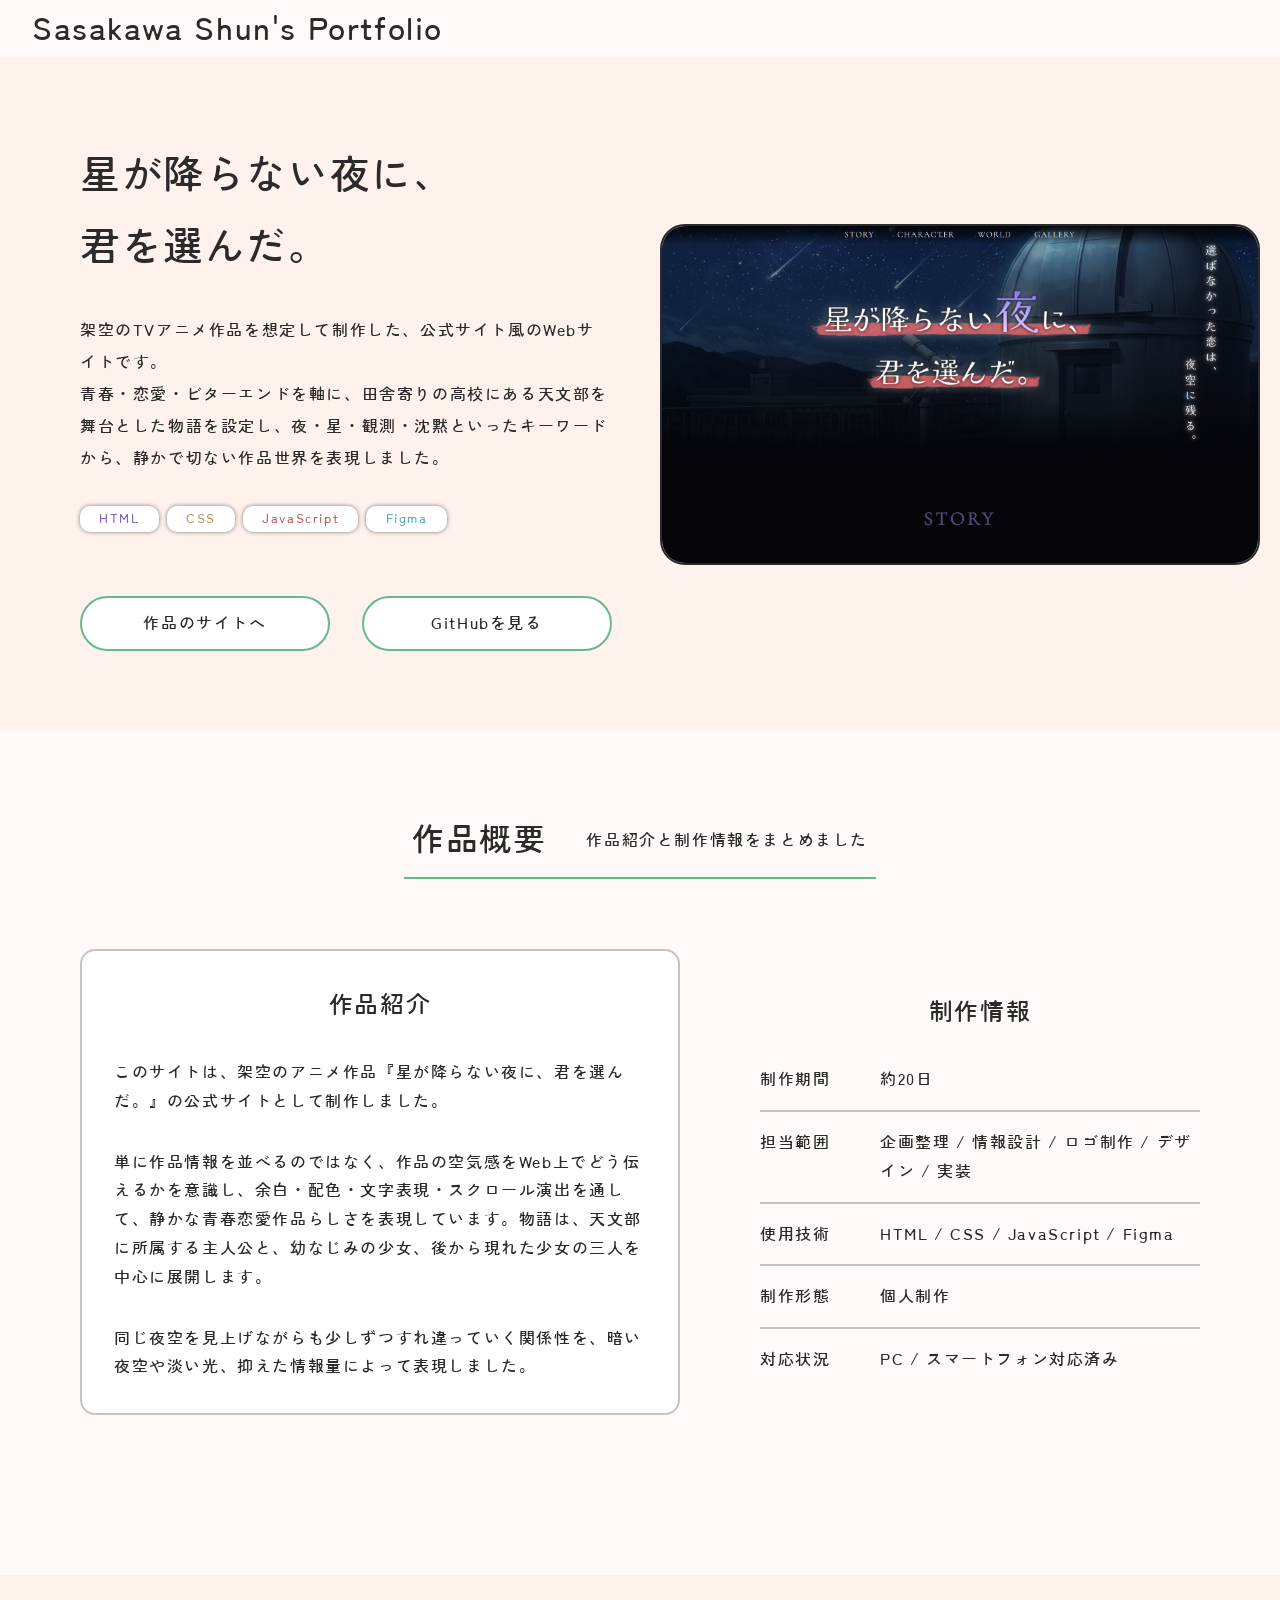
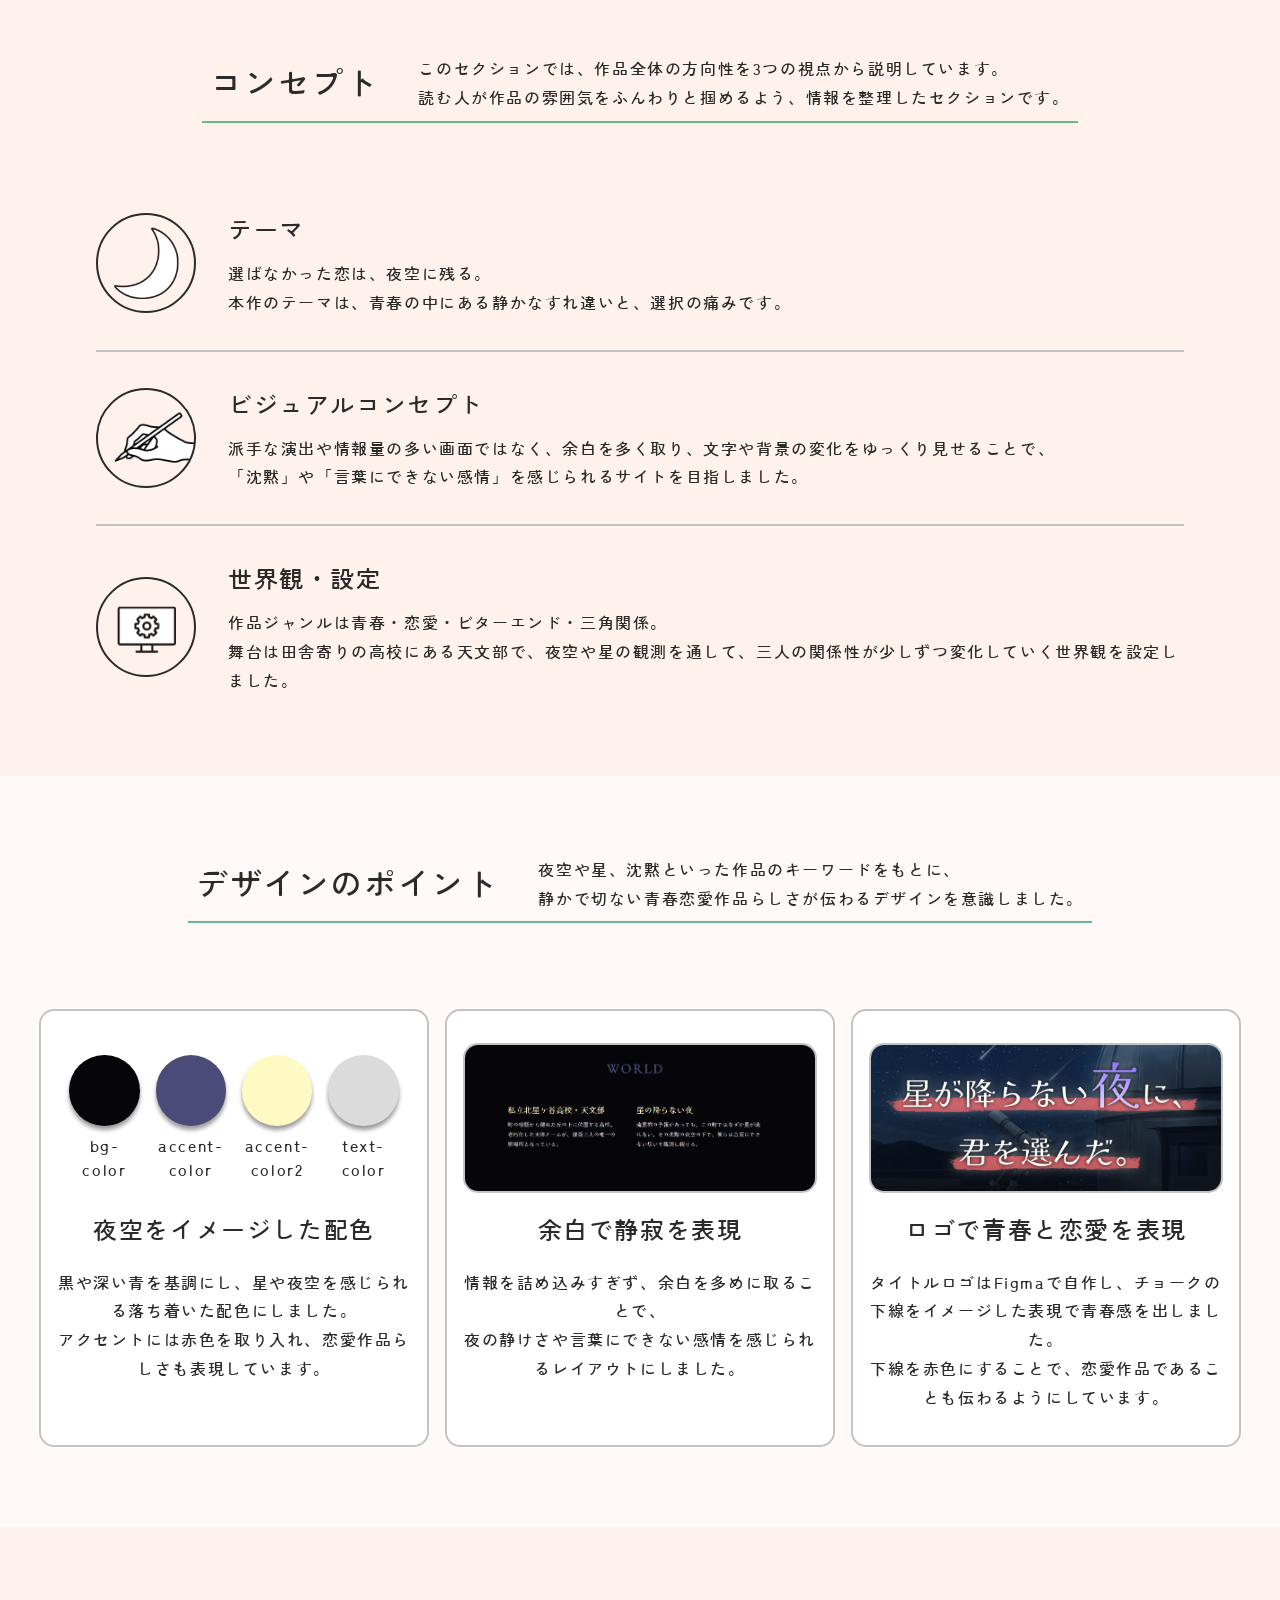
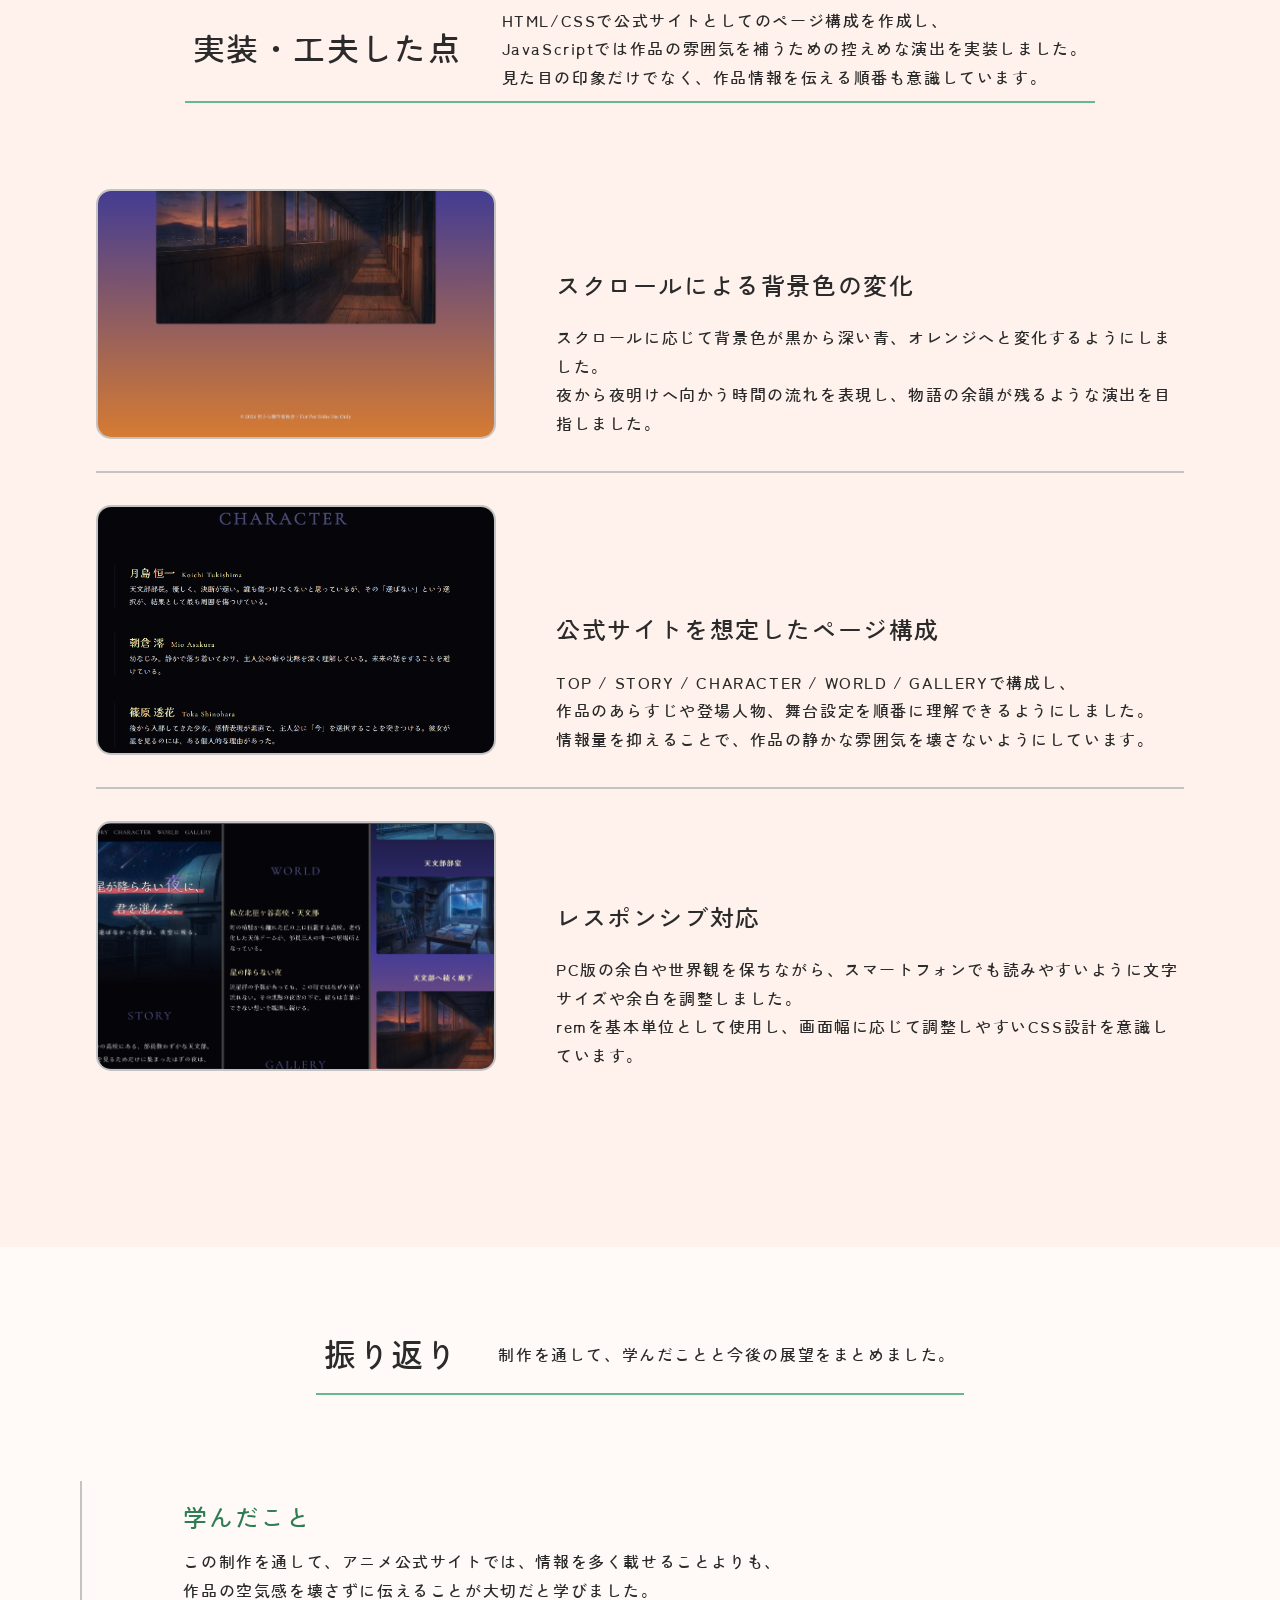
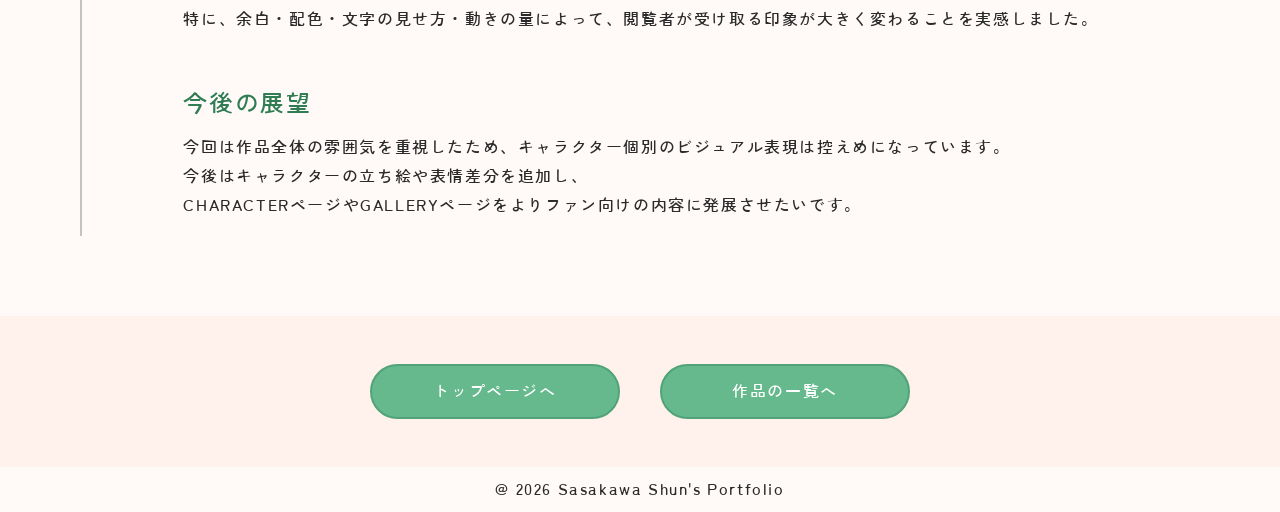
<file: work-hosikimi.html>
<!DOCTYPE html>
<html lang="ja">
    <head>
        <meta charset="UTF-8">
        <meta name="viewport" content="width=device-width, initial-scale=1.0">
        <title>星が降らない夜に、君を選んだ。 | Sasakawa Shun's Portfolio</title>
        <link rel="stylesheet" href="css/style.css">
        <link rel="stylesheet" href="css/work-detail.css">
        <script src="js/main.js"></script>
        <meta name="description" content="架空アニメ作品『星が降らない夜に、君を選んだ。』の作品詳細ページです。作品概要、コンセプト、デザインの工夫、実装内容、制作を通して学んだことを掲載しています。">
    </head>
    <body>
        <header class="header"><a href="index.html"><span class="header__title">Sasakawa Shun's Portfolio</span></a></header>
        <main>
            <section class="hero background--change work-detail-hero" id="hero">
                <div class="hero__inner inner">
                    <div class="hero__body work-detail-hero__body">
                        <!-- <a class="hero__top--button" href="index.html">
                            <div class="top--button__inner">
                                <span class="top--button__text">Top</span>
                                <img src="images/Arrow 1.svg" alt="">
                            </div>
                        </a> -->
                        <div class="hero__sentence work-detail-hero__sentence">
                            <h1 class="hero__title work-detail-hero__title">星が降らない夜に、<br>君を選んだ。</h1>
                            <p class="hero__text">架空のTVアニメ作品を想定して制作した、公式サイト風のWebサイトです。<br class="pc-br">
                                青春・恋愛・ビターエンドを軸に、田舎寄りの高校にある天文部を舞台とした物語を設定し、夜・星・観測・沈黙といったキーワードから、静かで切ない作品世界を表現しました。
                            </p>
                            <div class="work-card__tags">
                                <span class="work-card__tag tag--html">HTML</span>
                                <span class="work-card__tag tag--css">CSS</span>
                                <span class="work-card__tag tag--js">JavaScript</span>
                                <span class="work-card__tag tag--figma">Figma</span>
                            </div>
                            <div class="hero__buttons work-detail-hero__buttons">
                                <a class="button button--reverse work-detail-hero__button" href="https://shun299.github.io/hosi_kimi/" target="_blank" rel="noopener noreferrer">作品のサイトへ</a>
                                <a class="button button--reverse work-detail-hero__button" href="https://github.com/Shun299/hosi_kimi" target="_blank" rel="noopener noreferrer">GitHubを見る</a>
                            </div>
                        </div>
                        <div class="hero__image work-detail-hero__image fade-up__hero"><img src="images/hosikimi.png" alt="星が降らない夜に、君を選んだ。のスクリーンショット"></div>
                    </div>
                </div>
            </section>
            <section class="work-detail work-overview">
                <div class="section-heading work-detail__section-heading">
                    <h2 class="work-detail__section-heading--title">作品概要</h2>
                    <p>作品紹介と制作情報をまとめました</p>
                </div>
                <div class="work-overview__inner">
                    <div class="work-overview__intro">
                        <h3 class="work-overview__intro-title">作品紹介</h3>
                        <p class="work-overview__intro-text">このサイトは、架空のアニメ作品『星が降らない夜に、君を選んだ。』の公式サイトとして制作しました。</p>
                        <p class="work-overview__intro-text">単に作品情報を並べるのではなく、作品の空気感をWeb上でどう伝えるかを意識し、余白・配色・文字表現・スクロール演出を通して、静かな青春恋愛作品らしさを表現しています。物語は、天文部に所属する主人公と、幼なじみの少女、後から現れた少女の三人を中心に展開します。</p>
                        <p class="work-overview__intro-text">同じ夜空を見上げながらも少しずつすれ違っていく関係性を、暗い夜空や淡い光、抑えた情報量によって表現しました。</p>
                    </div>
                    <div class="work-overview__info">
                        <h3 class="work-overview__info-title">制作情報</h3>
                        <dl class="work-overview__list">
                            <div  class="work-overview__item">
                                <dt class="work-overview__term">制作期間</dt>
                                <dd class="work-overview__description">約20日</dd>
                            </div>
                            <div  class="work-overview__item">
                                <dt class="work-overview__term">担当範囲</dt>
                                <dd class="work-overview__description">企画整理 / 情報設計 / ロゴ制作 / デザイン / 実装</dd>
                            </div>
                            <div  class="work-overview__item">
                                <dt class="work-overview__term">使用技術</dt>
                                <dd class="work-overview__description">HTML / CSS / JavaScript / Figma</dd>
                            </div>
                            <div  class="work-overview__item">
                                <dt class="work-overview__term">制作形態</dt>
                                <dd class="work-overview__description">個人制作</dd>
                            </div>
                            <div  class="work-overview__item">
                                <dt class="work-overview__term">対応状況</dt>
                                <dd class="work-overview__description">PC / スマートフォン対応済み</dd>
                            </div>
                        </dl>
                    </div>
                </div>
            </section>
            <section class="work-detail background--change work-problem">
                <div class="section-heading work-detail__section-heading">
                    <h2 class="work-detail__section-heading--title">コンセプト</h2>
                    <p>このセクションでは、作品全体の方向性を3つの視点から説明しています。<br>読む人が作品の雰囲気をふんわりと掴めるよう、情報を整理したセクションです。
                    </p>
                </div>
                <div class="work-problem__inner">
                    <div class="work-problem__card">
                        <div class="work-problem__card--icon"><img src="images/hosikimi-theme.svg" alt=""></div>
                        <div class="work-problem__card--description">
                            <h3 class="work-problem__card--title">テーマ</h3>
                            <p class="work-problem__card--text">選ばなかった恋は、夜空に残る。<br>本作のテーマは、青春の中にある静かなすれ違いと、選択の痛みです。
                            </p>
                        </div>
                    </div>
                    <div class="work-problem__card">
                        <div class="work-problem__card--icon"><img src="images/hosikimi_pen.svg" alt=""></div>
                        <div class="work-problem__card--description">
                            <h3 class="work-problem__card--title">ビジュアルコンセプト</h3>
                            <p class="work-problem__card--text">派手な演出や情報量の多い画面ではなく、余白を多く取り、文字や背景の変化をゆっくり見せることで、<br>「沈黙」や「言葉にできない感情」を感じられるサイトを目指しました。
                            </p>
                        </div>
                    </div>
                    <div class="work-problem__card">
                        <div class="work-problem__card--icon"><img src="images/hosikimi-option.svg" alt=""></div>
                        <div class="work-problem__card--description">
                            <h3 class="work-problem__card--title">世界観・設定</h3>
                            <p class="work-problem__card--text">作品ジャンルは青春・恋愛・ビターエンド・三角関係。<br>舞台は田舎寄りの高校にある天文部で、夜空や星の観測を通して、三人の関係性が少しずつ変化していく世界観を設定しました。
                            </p>
                        </div>
                    </div>
                </div>
            </section>
            <section class="work-detail work-design-feature">
                <div class="section-heading work-detail__section-heading">
                    <h2 class="work-detail__section-heading--title">デザインのポイント</h2>
                    <p>夜空や星、沈黙といった作品のキーワードをもとに、<br class="pc-br">静かで切ない青春恋愛作品らしさが伝わるデザインを意識しました。
                    </p>
                </div>
                <div class="work-design-feature__inner">
                    <div class="work-design-feature__card hover-lift">
                        <div class="work-design-feature__visual">
                            <div class="work-design-feature__color-palette work-design-feature__color-palette--4col">
                                <div class="work-design-feature__color-item">
                                    <span class="work-design-feature__color work-design-feature__color--hosikimi-bg"></span>
                                    <span class="work-design-feature__color-name">bg-<br>color</span>
                                </div>
                                <div class="work-design-feature__color-item">
                                    <span class="work-design-feature__color work-design-feature__color--hosikimi-accent"></span>
                                    <span class="work-design-feature__color-name">accent-<br>color</span>
                                </div>
                                <div class="work-design-feature__color-item">
                                    <span class="work-design-feature__color work-design-feature__color--hosikimi-accent2"></span>
                                    <span class="work-design-feature__color-name">accent-<br>color2</span>
                                </div>
                                <div class="work-design-feature__color-item">
                                    <span class="work-design-feature__color work-design-feature__color--hosikimi-text"></span>
                                    <span class="work-design-feature__color-name">text-<br>color</span>
                                </div>

                            </div>
                        </div>
                        <h3 class="work-design-feature__card--title">夜空をイメージした配色</h3>
                        <p class="work-design-feature__card--text">黒や深い青を基調にし、星や夜空を感じられる落ち着いた配色にしました。<br class="pc-br">
                            アクセントには赤色を取り入れ、恋愛作品らしさも表現しています。
                        </p>
                    </div>
                    <div class="work-design-feature__card hover-lift">
                        <div class="work-design-feature__visual">
                            <div class="work-design-feature__card--img"><img src="images/hosikimi-margin.png" alt="余白のスクリーンショット"></div>
                        </div>
                        <h3 class="work-design-feature__card--title">余白で静寂を表現</h3>
                        <p class="work-design-feature__card--text">情報を詰め込みすぎず、余白を多めに取ることで、<br class="pc-br">
                            夜の静けさや言葉にできない感情を感じられるレイアウトにしました。
                        </p>
                    </div>
                    <div class="work-design-feature__card hover-lift">
                        <div class="work-design-feature__visual">
                            <div class="work-design-feature__card--img"><img src="images/hosikimi_title.png" alt="星が降らない夜に、君を選んだ。のロゴのスクリーンショット"></div>
                        </div>
                        <h3 class="work-design-feature__card--title">ロゴで青春と恋愛を表現</h3>
                        <p class="work-design-feature__card--text">タイトルロゴはFigmaで自作し、チョークの下線をイメージした表現で青春感を出しました。<br class="pc-br">
                            下線を赤色にすることで、恋愛作品であることも伝わるようにしています。
                        </p>
                    </div>
                </div>
            </section>
            <section class="work-detail background--change work-ingenuity">
                <div class="section-heading work-detail__section-heading">
                    <h2 class="work-detail__section-heading--title">実装・工夫した点</h2>
                    <p>HTML/CSSで公式サイトとしてのページ構成を作成し、<br class="pc-br">
                        JavaScriptでは作品の雰囲気を補うための控えめな演出を実装しました。<br class="pc-br">
                        見た目の印象だけでなく、作品情報を伝える順番も意識しています。
                    </p>
                </div>
                <div class="work-ingenuity__inner">
                    <div class="work-ingenuity__card">
                        <div class="work-ingenuity__card--img fade-up"><img src="images/change-background.png" alt="スクロールによる背景色の変化のスクリーンショット"></div>
                        <div class="work-ingenuity__card-body">
                            <h3 class="work-ingenuity__card--title">スクロールによる背景色の変化</h3>
                            <p class="work-ingenuity__card-text">スクロールに応じて背景色が黒から深い青、オレンジへと変化するようにしました。<br>
                                夜から夜明けへ向かう時間の流れを表現し、物語の余韻が残るような演出を目指しました。
                            </p>
                        </div>
                    </div>
                    <div class="work-ingenuity__card">
                        <div class="work-ingenuity__card--img fade-up"><img src="images/hosikimi-pages.png" alt="ページ構成のスクリーンショット"></div>
                        <div class="work-ingenuity__card-body">
                            <h3 class="work-ingenuity__card--title">公式サイトを想定したページ構成</h3>
                            <p class="work-ingenuity__card-text">TOP / STORY / CHARACTER / WORLD / GALLERYで構成し、<br class="pc-br">
                                作品のあらすじや登場人物、舞台設定を順番に理解できるようにしました。<br>
                                情報量を抑えることで、作品の静かな雰囲気を壊さないようにしています。
                            </p>
                        </div>
                    </div>
                    <div class="work-ingenuity__card">
                        <div class="work-ingenuity__card--img fade-up"><img src="images/hosikimi-smartphone.png" alt="レスポンシブ対応のスクリーンショット"></div>
                        <div class="work-ingenuity__card-body">
                            <h3 class="work-ingenuity__card--title">レスポンシブ対応</h3>
                            <p class="work-ingenuity__card-text">PC版の余白や世界観を保ちながら、スマートフォンでも読みやすいように文字サイズや余白を調整しました。<br>
                                remを基本単位として使用し、画面幅に応じて調整しやすいCSS設計を意識しています。
                            </p>
                        </div>
                    </div>
                </div>
            </section>
            <section class="work-detail work-review">
                <div class="section-heading work-detail__section-heading">
                    <h2 class="work-detail__section-heading--title">振り返り</h2>
                    <p>制作を通して、学んだことと今後の展望をまとめました。</p>
                </div>
                <div class="work-review__inner inner">
                    <div class="work-review__learned">
                        <h3 class="work-review__title">学んだこと</h3>
                        <p class="work-review__text">この制作を通して、アニメ公式サイトでは、情報を多く載せることよりも、<br class="pc-br">
                            作品の空気感を壊さずに伝えることが大切だと学びました。<br>
                            特に、余白・配色・文字の見せ方・動きの量によって、閲覧者が受け取る印象が大きく変わることを実感しました。
                        </p>
                    </div>
                    <div class="work-review__future">
                        <h3 class="work-review__title">今後の展望</h3>
                        <p class="work-review__text">今回は作品全体の雰囲気を重視したため、キャラクター個別のビジュアル表現は控えめになっています。<br>
                            今後はキャラクターの立ち絵や表情差分を追加し、<br class="pc-br">
                            CHARACTERページやGALLERYページをよりファン向けの内容に発展させたいです。
                        </p>
                    </div>
                </div>
            </section>
            <div class="work-detail__buttons background--change">
                <a class="button work-detail__button" href="index.html">トップページへ</a>
                <a class="button work-detail__button" href="index.html#works">作品の一覧へ</a>
            </div>
        </main>
        <footer class="footer">@ 2026 Sasakawa Shun's Portfolio</footer>
    </body>
</html>
</file>
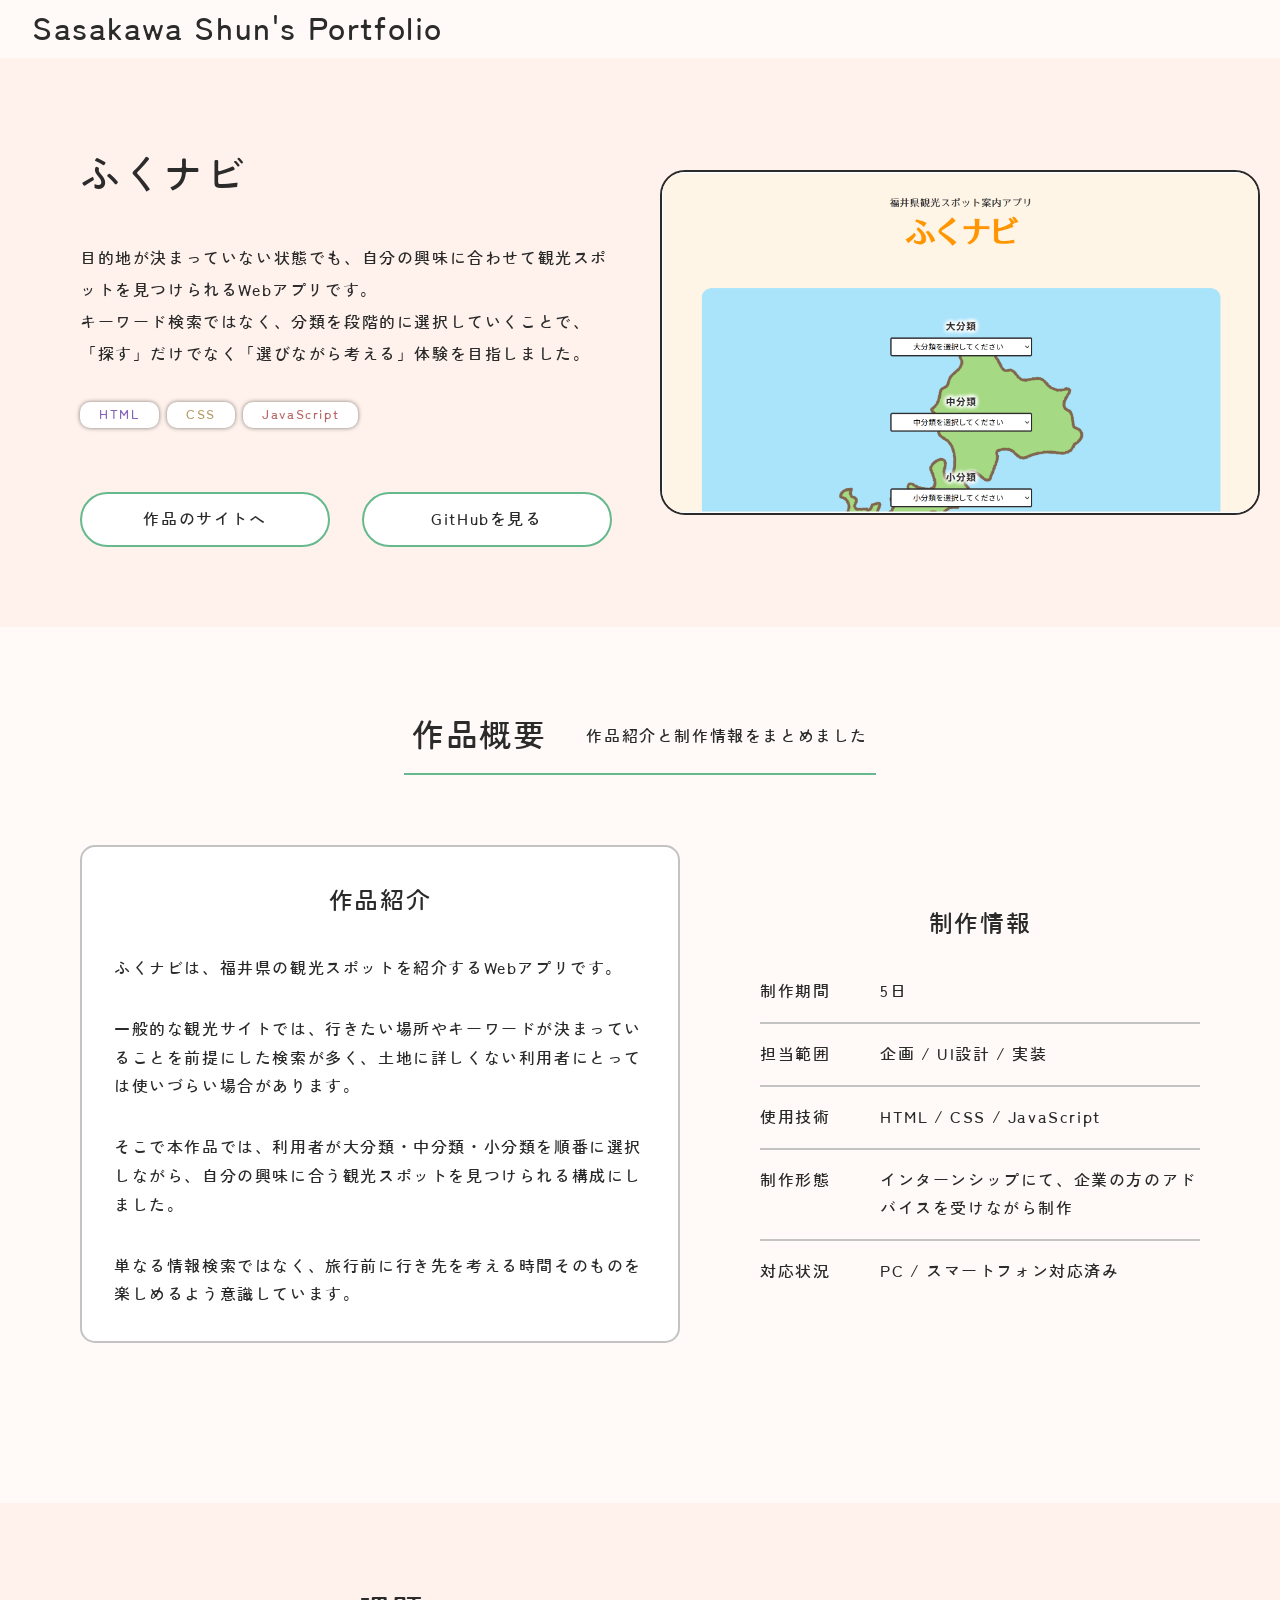
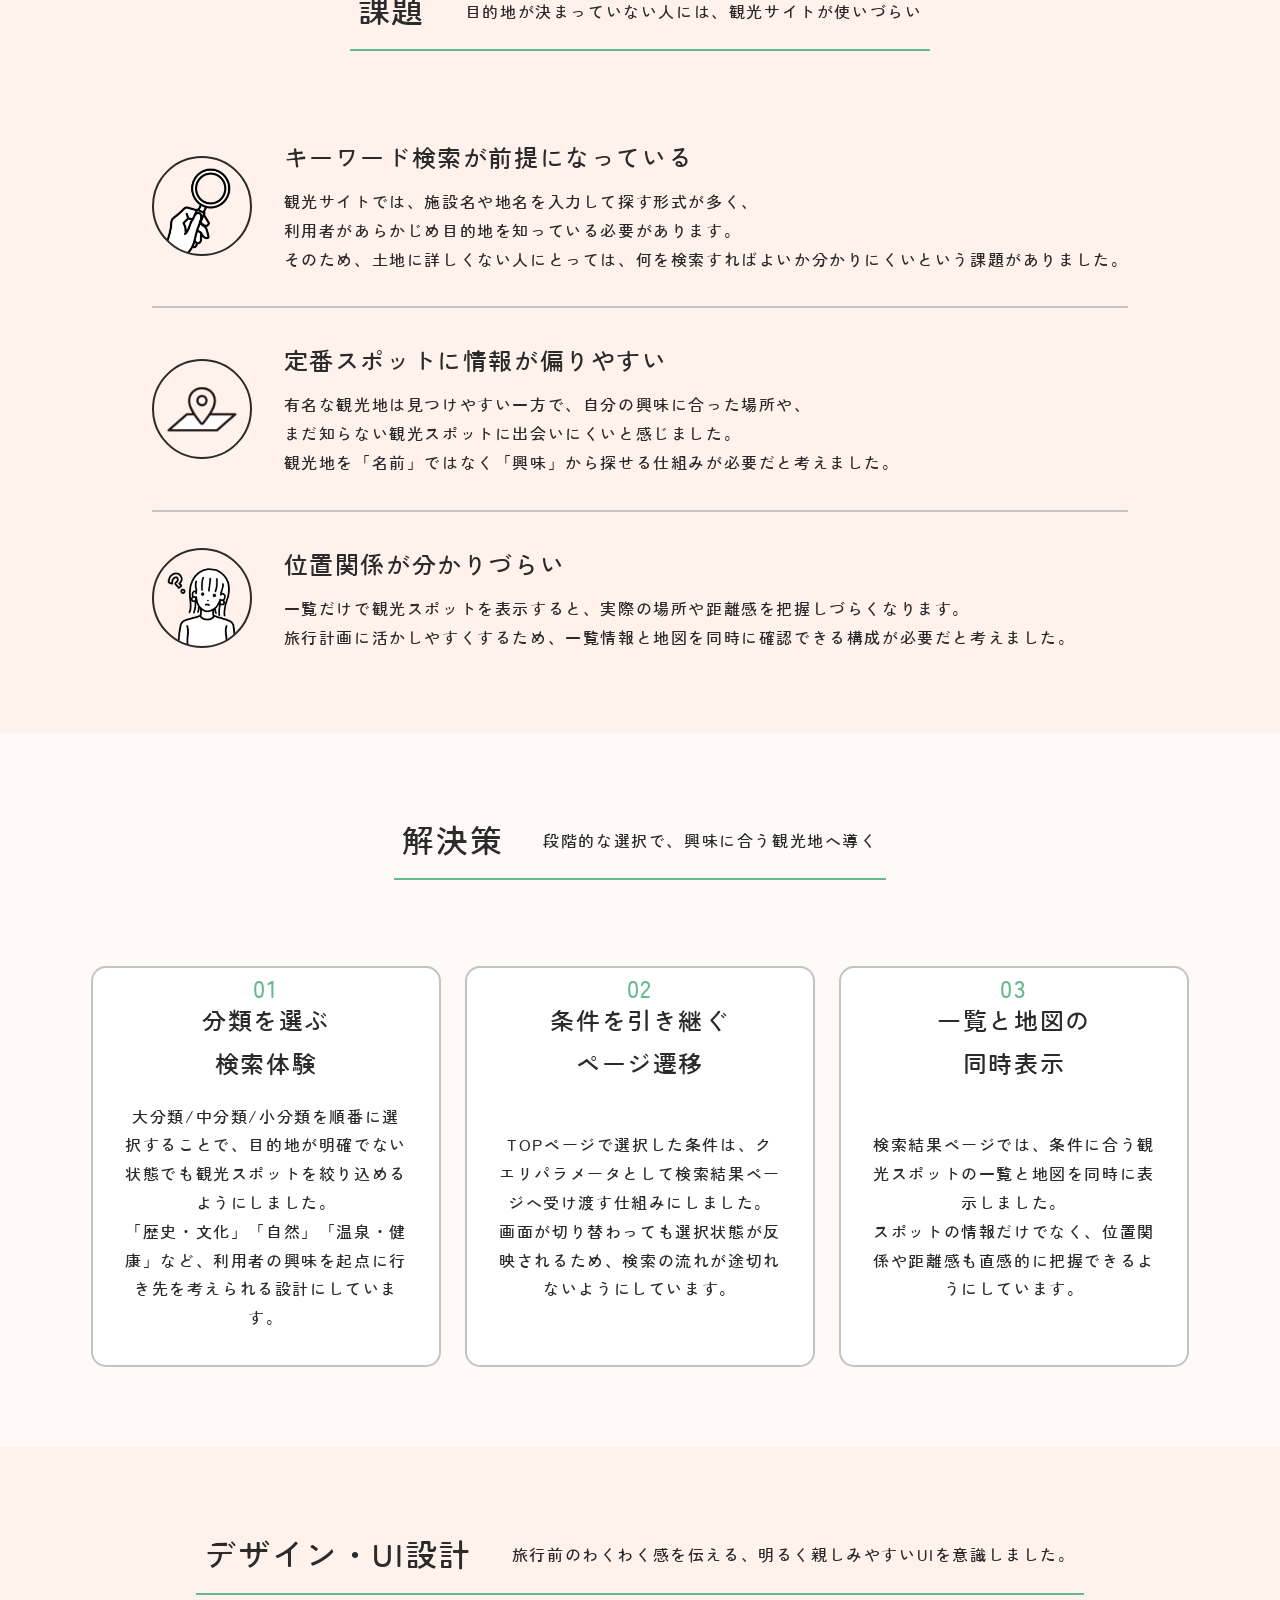
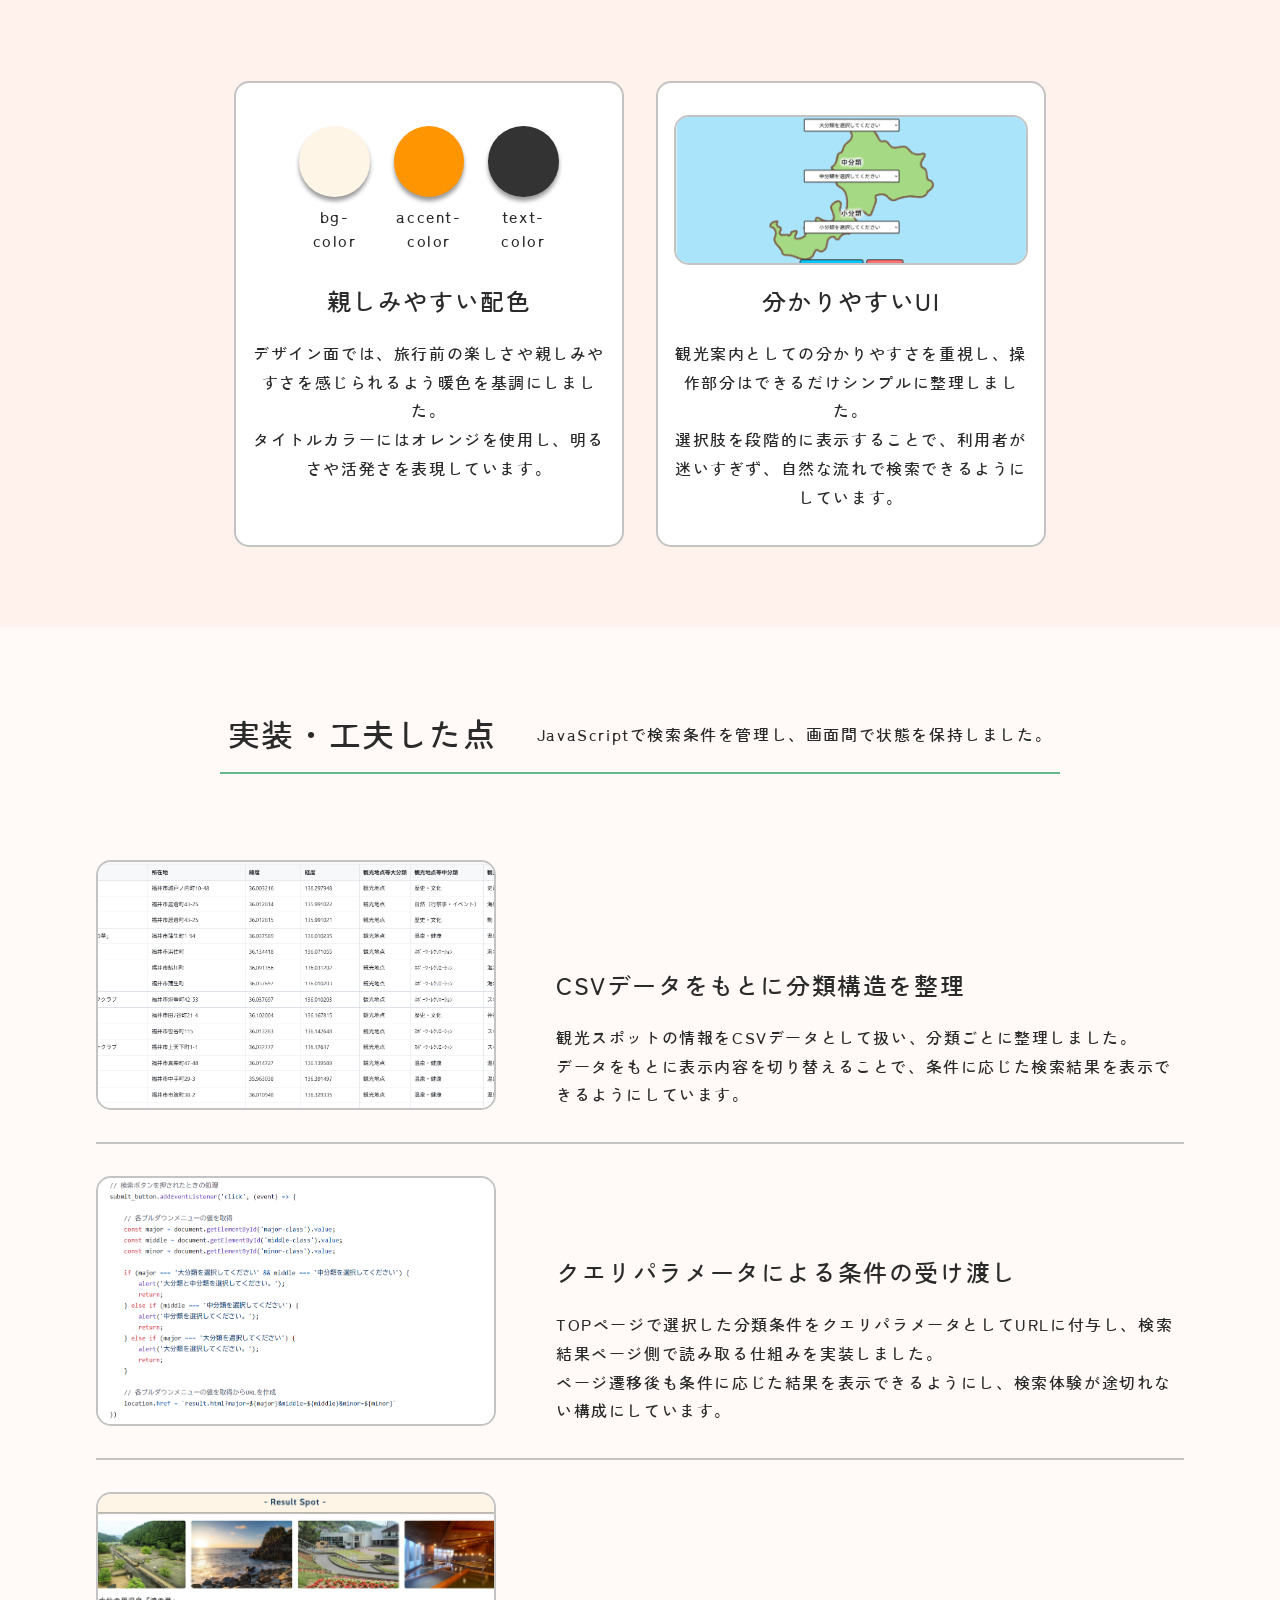
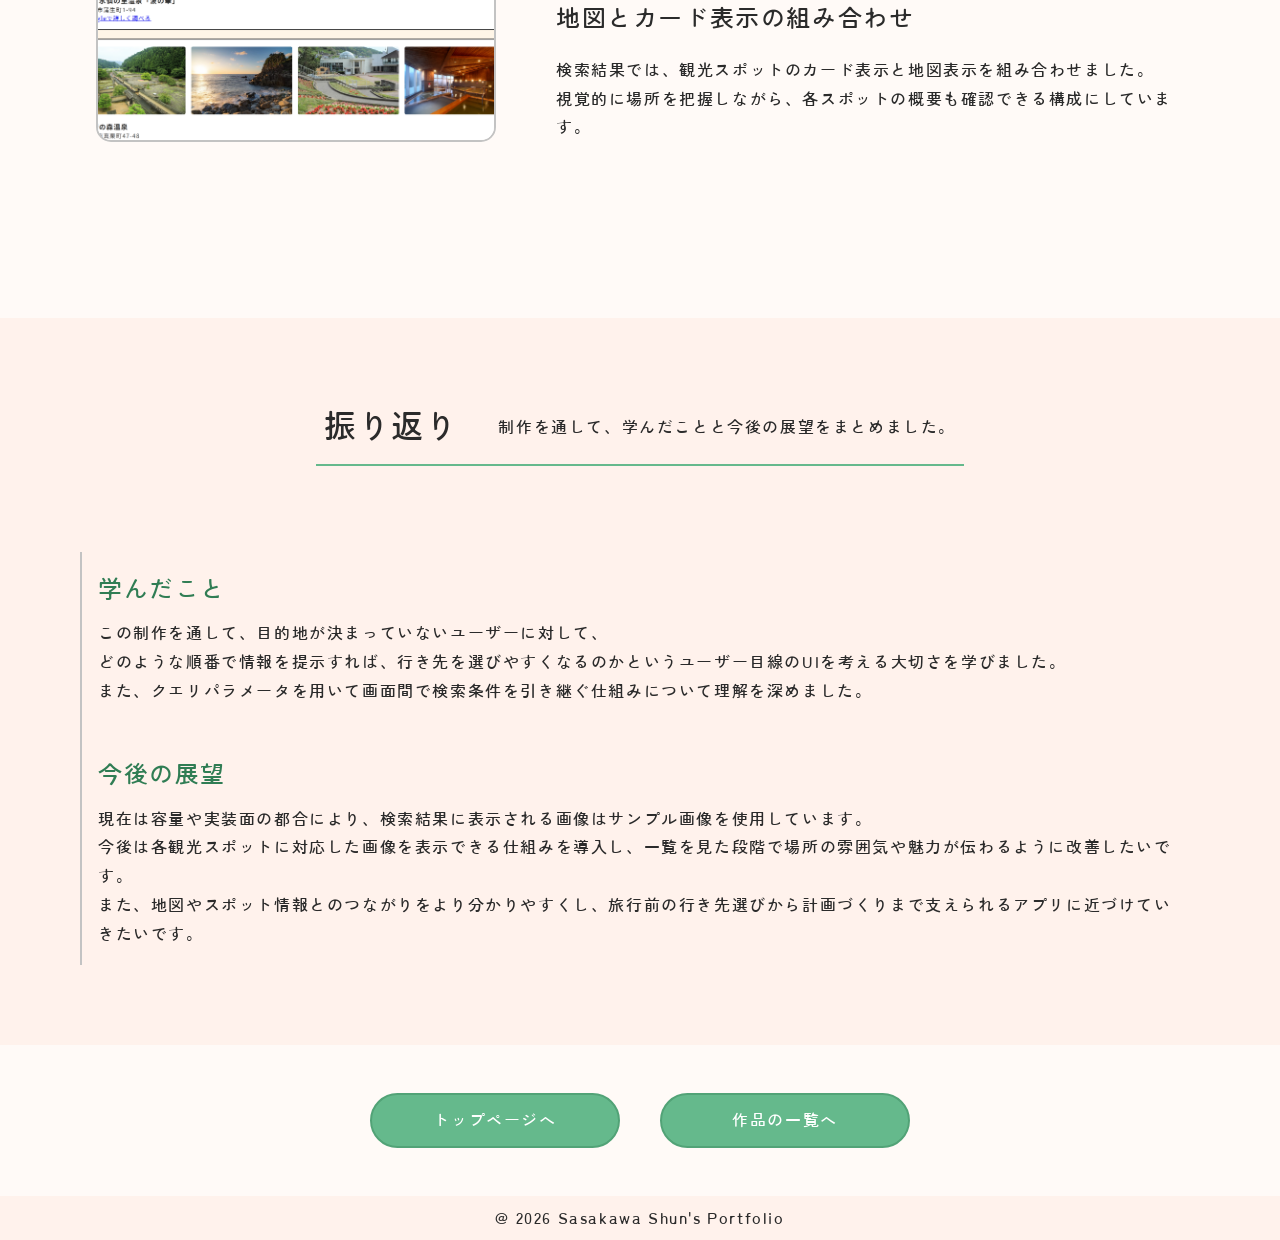
<file: work-hukunavi.html>
<!DOCTYPE html>
<html lang="ja">
    <head>
        <meta charset="UTF-8">
        <meta name="viewport" content="width=device-width, initial-scale=1.0">
        <title>ふくナビ | Sasakawa Shun's Portfolio</title>
        <link rel="stylesheet" href="css/style.css">
        <link rel="stylesheet" href="css/work-detail.css">
        <script src="js/main.js"></script>
        <meta name="description" content="福井県の観光スポットを興味や条件から探せるWebアプリ「ふくナビ」の作品詳細ページです。作品概要、課題設定、検索体験の工夫、実装内容、制作を通して学んだことを掲載しています。">
    </head>
    <body>
        <header class="header"><a href="index.html"><span class="header__title">Sasakawa Shun's Portfolio</span></a></header>
        <main>
            <section class="hero background--change work-detail-hero" id="hero">
                <div class="hero__inner inner">
                    <div class="hero__body work-detail-hero__body">
                        <!-- <a class="hero__top--button" href="index.html">
                            <div class="top--button__inner">
                                <span class="top--button__text">Top</span>
                                <img src="images/Arrow 1.svg" alt="">
                            </div>
                        </a> -->
                        <div class="hero__sentence work-detail-hero__sentence">
                            <h1 class="hero__title work-detail-hero__title">ふくナビ</h1>
                            <p class="hero__text">目的地が決まっていない状態でも、自分の興味に合わせて観光スポットを見つけられるWebアプリです。<br class="pc-br">
                                キーワード検索ではなく、分類を段階的に選択していくことで、<br class="pc-br">
                                「探す」だけでなく「選びながら考える」体験を目指しました。
                            </p>
                            <div class="work-card__tags">
                                <span class="work-card__tag tag--html">HTML</span>
                                <span class="work-card__tag tag--css">CSS</span>
                                <span class="work-card__tag tag--js">JavaScript</span>
                            </div>
                            <div class="hero__buttons work-detail-hero__buttons">
                                <a class="button button--reverse work-detail-hero__button" href="https://shun299.github.io/hukuiken_kankou-app/" target="_blank" rel="noopener noreferrer">作品のサイトへ</a>
                                <a class="button button--reverse work-detail-hero__button" href="https://github.com/Shun299/hukuiken_kankou-app" target="_blank" rel="noopener noreferrer">GitHubを見る</a>
                            </div>
                        </div>
                        <div class="hero__image work-detail-hero__image fade-up__hero"><img src="images/hukunavi.png" alt="ふくナビのスクリーンショット"></div>
                    </div>
                </div>
            </section>
            <section class="work-detail work-overview">
                <div class="section-heading work-detail__section-heading">
                    <h2 class="work-detail__section-heading--title">作品概要</h2>
                    <p>作品紹介と制作情報をまとめました</p>
                </div>
                <div class="work-overview__inner">
                    <div class="work-overview__intro">
                        <h3 class="work-overview__intro-title">作品紹介</h3>
                        <p class="work-overview__intro-text">ふくナビは、福井県の観光スポットを紹介するWebアプリです。</p>
                        <p class="work-overview__intro-text">一般的な観光サイトでは、行きたい場所やキーワードが決まっていることを前提にした検索が多く、土地に詳しくない利用者にとっては使いづらい場合があります。</p>
                        <p class="work-overview__intro-text">そこで本作品では、利用者が大分類・中分類・小分類を順番に選択しながら、自分の興味に合う観光スポットを見つけられる構成にしました。</p>
                        <p class="work-overview__intro-text">単なる情報検索ではなく、旅行前に行き先を考える時間そのものを楽しめるよう意識しています。</p>
                    </div>
                    <div class="work-overview__info">
                        <h3 class="work-overview__info-title">制作情報</h3>
                        <dl class="work-overview__list">
                            <div  class="work-overview__item">
                                <dt class="work-overview__term">制作期間</dt>
                                <dd class="work-overview__description">5日</dd>
                            </div>
                            <div  class="work-overview__item">
                                <dt class="work-overview__term">担当範囲</dt>
                                <dd class="work-overview__description">企画 / UI設計 / 実装</dd>
                            </div>
                            <div  class="work-overview__item">
                                <dt class="work-overview__term">使用技術</dt>
                                <dd class="work-overview__description">HTML / CSS / JavaScript</dd>
                            </div>
                            <div  class="work-overview__item">
                                <dt class="work-overview__term">制作形態</dt>
                                <dd class="work-overview__description">インターンシップにて、企業の方のアドバイスを受けながら制作</dd>
                            </div>
                            <div  class="work-overview__item">
                                <dt class="work-overview__term">対応状況</dt>
                                <dd class="work-overview__description">PC / スマートフォン対応済み</dd>
                            </div>
                        </dl>
                    </div>
                </div>
            </section>
            <section class="work-detail background--change work-problem">
                <div class="section-heading work-detail__section-heading">
                    <h2 class="work-detail__section-heading--title">課題</h2>
                    <p>目的地が決まっていない人には、観光サイトが使いづらい
                    </p>
                </div>
                <div class="work-problem__inner">
                    <div class="work-problem__card">
                        <div class="work-problem__card--icon"><img src="images/search.svg" alt=""></div>
                        <div class="work-problem__card--description">
                            <h3 class="work-problem__card--title">キーワード検索が前提になっている</h3>
                            <p class="work-problem__card--text">観光サイトでは、施設名や地名を入力して探す形式が多く、<br class="pc-br">
                                利用者があらかじめ目的地を知っている必要があります。<br>
                                そのため、土地に詳しくない人にとっては、何を検索すればよいか分かりにくいという課題がありました。
                            </p>
                        </div>
                    </div>
                    <div class="work-problem__card">
                        <div class="work-problem__card--icon"><img src="images/pin.svg" alt=""></div>
                        <div class="work-problem__card--description">
                            <h3 class="work-problem__card--title">定番スポットに情報が偏りやすい</h3>
                            <p class="work-problem__card--text">有名な観光地は見つけやすい一方で、自分の興味に合った場所や、<br class="pc-br">まだ知らない観光スポットに出会いにくいと感じました。<br>
                                観光地を「名前」ではなく「興味」から探せる仕組みが必要だと考えました。
                            </p>
                        </div>
                    </div>
                    <div class="work-problem__card">
                        <div class="work-problem__card--icon"><img src="images/question.svg" alt=""></div>
                        <div class="work-problem__card--description">
                            <h3 class="work-problem__card--title">位置関係が分かりづらい</h3>
                            <p class="work-problem__card--text">一覧だけで観光スポットを表示すると、実際の場所や距離感を把握しづらくなります。<br class="pc-br">
                                旅行計画に活かしやすくするため、一覧情報と地図を同時に確認できる構成が必要だと考えました。
                            </p>
                        </div>
                    </div>
                </div>
            </section>
            <section class="work-detail work-solution">
                <div class="section-heading work-detail__section-heading">
                    <h2 class="work-detail__section-heading--title">解決策</h2>
                    <p>段階的な選択で、興味に合う観光地へ導く
                    </p>
                </div>
                <div class="work-solution__inner work-solution__inner--3col">
                    <div class="work-solution__card">
                        <span class="work-solution__card--number">01</span>
                        <h3 class="work-solution__card--title work-solution__card--long-title">分類を選ぶ<br>検索体験</h3>
                        <p>大分類/中分類/小分類を順番に選択することで、目的地が明確でない状態でも観光スポットを絞り込めるようにしました。<br class="pc-br">
                            「歴史・文化」「自然」「温泉・健康」など、利用者の興味を起点に行き先を考えられる設計にしています。
                        </p>
                    </div>
                    <div class="work-solution__card">
                        <span class="work-solution__card--number">02</span>
                        <h3 class="work-solution__card--title work-solution__card--long-title">条件を引き継ぐ<br>ページ遷移</h3>
                        <p>TOPページで選択した条件は、クエリパラメータとして検索結果ページへ受け渡す仕組みにしました。<br class="pc-br">
                            画面が切り替わっても選択状態が反映されるため、検索の流れが途切れないようにしています。
                        </p>
                    </div>
                    <div class="work-solution__card">
                        <span class="work-solution__card--number">03</span>
                        <h3 class="work-solution__card--title work-solution__card--long-title">一覧と地図の<br>同時表示</h3>
                        <p>検索結果ページでは、条件に合う観光スポットの一覧と地図を同時に表示しました。<br class="pc-br">
                            スポットの情報だけでなく、位置関係や距離感も直感的に把握できるようにしています。
                        </p>
                    </div>
                </div>
            </section>
            <section class="work-detail background--change work-design-feature">
                <div class="section-heading work-detail__section-heading">
                    <h2 class="work-detail__section-heading--title">デザイン・UI設計</h2>
                    <p>旅行前のわくわく感を伝える、明るく親しみやすいUIを意識しました。
                    </p>
                </div>
                <div class="work-design-feature__inner work-design-feature__inner--2col">
                    <div class="work-design-feature__card hover-lift">
                        <div class="work-design-feature__visual">
                            <div class="work-design-feature__color-palette">
                                <div class="work-design-feature__color-item">
                                    <span class="work-design-feature__color work-design-feature__color--hukunavi-bg"></span>
                                    <span class="work-design-feature__color-name">bg-<br>color</span>
                                </div>
                                <div class="work-design-feature__color-item">
                                    <span class="work-design-feature__color work-design-feature__color--hukunavi-accent"></span>
                                    <span class="work-design-feature__color-name">accent-<br>color</span>
                                </div>
                                <div class="work-design-feature__color-item">
                                    <span class="work-design-feature__color work-design-feature__color--hukunavi-text"></span>
                                    <span class="work-design-feature__color-name">text-<br>color</span>
                                </div>
                            </div>
                        </div>
                        <h3 class="work-design-feature__card--title">親しみやすい配色</h3>
                        <p class="work-design-feature__card--text">デザイン面では、旅行前の楽しさや親しみやすさを感じられるよう暖色を基調にしました。<br class="pc-br">
                        タイトルカラーにはオレンジを使用し、明るさや活発さを表現しています。<br class="pc-br">
                        </p>
                    </div>
                    <div class="work-design-feature__card hover-lift">
                        <div class="work-design-feature__visual">
                            <div class="work-design-feature__card--img"><img src="images/hukunavi-ui.png" alt="分かりやすいUIのスクリーンショット"></div>
                        </div>
                        <h3 class="work-design-feature__card--title">分かりやすいUI</h3>
                        <p class="work-design-feature__card--text">観光案内としての分かりやすさを重視し、操作部分はできるだけシンプルに整理しました。<br class="pc-br">
                            選択肢を段階的に表示することで、利用者が迷いすぎず、自然な流れで検索できるようにしています。
                        </p>
                    </div>
                </div>
            </section>
            <section class="work-detail work-ingenuity">
                <div class="section-heading work-detail__section-heading">
                    <h2 class="work-detail__section-heading--title">実装・工夫した点</h2>
                    <p>JavaScriptで検索条件を管理し、画面間で状態を保持しました。
                    </p>
                </div>
                <div class="work-ingenuity__inner">
                    <div class="work-ingenuity__card">
                        <div class="work-ingenuity__card--img fade-up"><img src="images/csv.png" alt="CSVデータのスクリーンショット"></div>
                        <div class="work-ingenuity__card-body">
                            <h3 class="work-ingenuity__card--title">CSVデータをもとに分類構造を整理</h3>
                            <p class="work-ingenuity__card-text">観光スポットの情報をCSVデータとして扱い、分類ごとに整理しました。<br>
                                データをもとに表示内容を切り替えることで、条件に応じた検索結果を表示できるようにしています。<br>
                            </p>
                        </div>
                    </div>
                    <div class="work-ingenuity__card">
                        <div class="work-ingenuity__card--img fade-up"><img src="images/queryparameter.png" alt="クエリパラメータを含むコードのスクリーンショット"></div>
                        <div class="work-ingenuity__card-body">
                            <h3 class="work-ingenuity__card--title">クエリパラメータによる条件の受け渡し</h3>
                            <p class="work-ingenuity__card-text">TOPページで選択した分類条件をクエリパラメータとしてURLに付与し、検索結果ページ側で読み取る仕組みを実装しました。<br>
                                ページ遷移後も条件に応じた結果を表示できるようにし、検索体験が途切れない構成にしています。
                            </p>
                        </div>
                    </div>
                    <div class="work-ingenuity__card">
                        <div class="work-ingenuity__card--img fade-up"><img src="images/resultspot.png" alt="カード表示のスクリーンショット"></div>
                        <div class="work-ingenuity__card-body">
                            <h3 class="work-ingenuity__card--title">地図とカード表示の組み合わせ</h3>
                            <p class="work-ingenuity__card-text">検索結果では、観光スポットのカード表示と地図表示を組み合わせました。<br>
                                視覚的に場所を把握しながら、各スポットの概要も確認できる構成にしています。
                            </p>
                        </div>
                    </div>
                </div>
            </section>
            <section class="work-detail background--change work-review">
                <div class="section-heading work-detail__section-heading">
                    <h2 class="work-detail__section-heading--title">振り返り</h2>
                    <p>制作を通して、学んだことと今後の展望をまとめました。</p>
                </div>
                <div class="work-review__inner inner">
                    <div class="work-review__learned">
                        <h3 class="work-review__title">学んだこと</h3>
                        <p class="work-review__text">この制作を通して、目的地が決まっていないユーザーに対して、<br class="pc-br">
                            どのような順番で情報を提示すれば、行き先を選びやすくなるのかというユーザー目線のUIを考える大切さを学びました。<br class="pc-br">
                            また、クエリパラメータを用いて画面間で検索条件を引き継ぐ仕組みについて理解を深めました。
                        </p>
                    </div>
                    <div class="work-review__future">
                        <h3 class="work-review__title">今後の展望</h3>
                        <p class="work-review__text">現在は容量や実装面の都合により、検索結果に表示される画像はサンプル画像を使用しています。<br>
                            今後は各観光スポットに対応した画像を表示できる仕組みを導入し、一覧を見た段階で場所の雰囲気や魅力が伝わるように改善したいです。<br>
                            また、地図やスポット情報とのつながりをより分かりやすくし、旅行前の行き先選びから計画づくりまで支えられるアプリに近づけていきたいです。<br>
                        </p>
                    </div>
                </div>
            </section>
            <div class="work-detail__buttons">
                <a class="button work-detail__button" href="index.html">トップページへ</a>
                <a class="button work-detail__button" href="index.html#works">作品の一覧へ</a>
            </div>
        </main>
        <footer class="footer background--change">@ 2026 Sasakawa Shun's Portfolio</footer>
    </body>
</html>
</file>
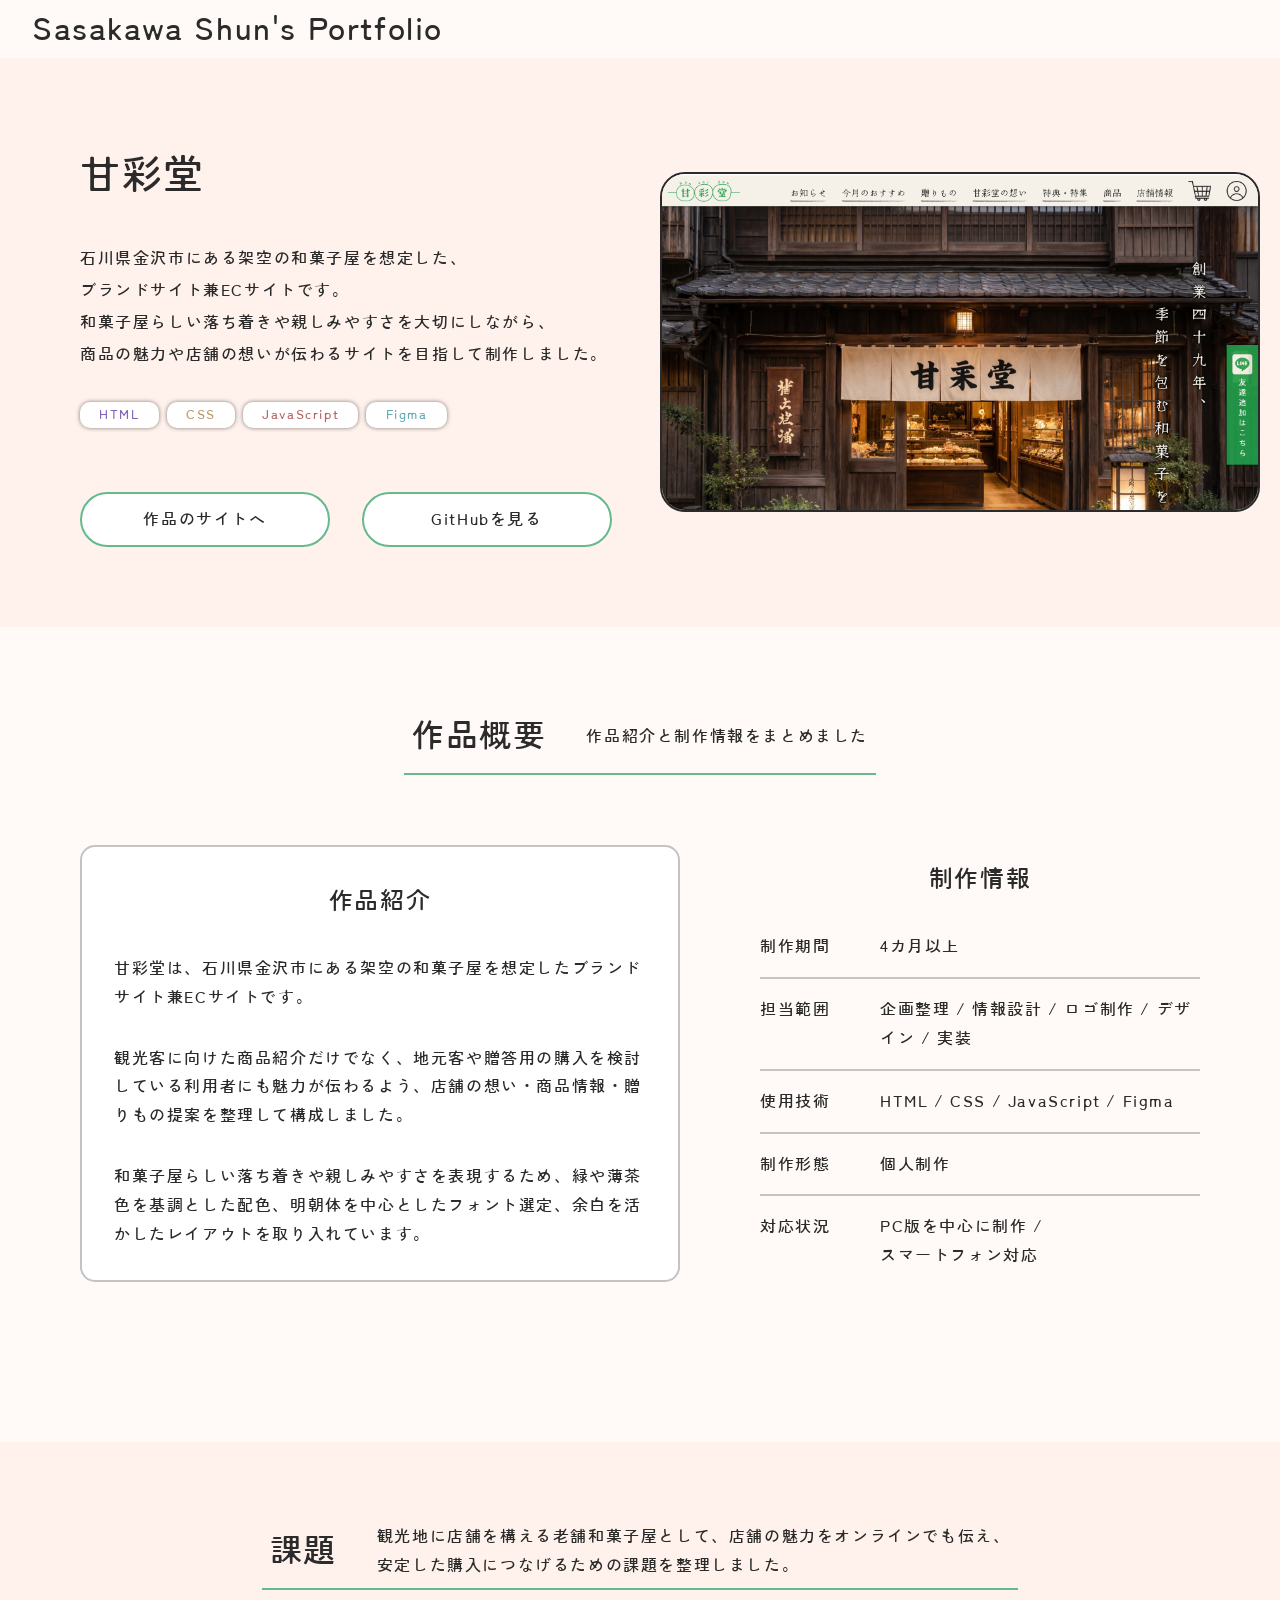
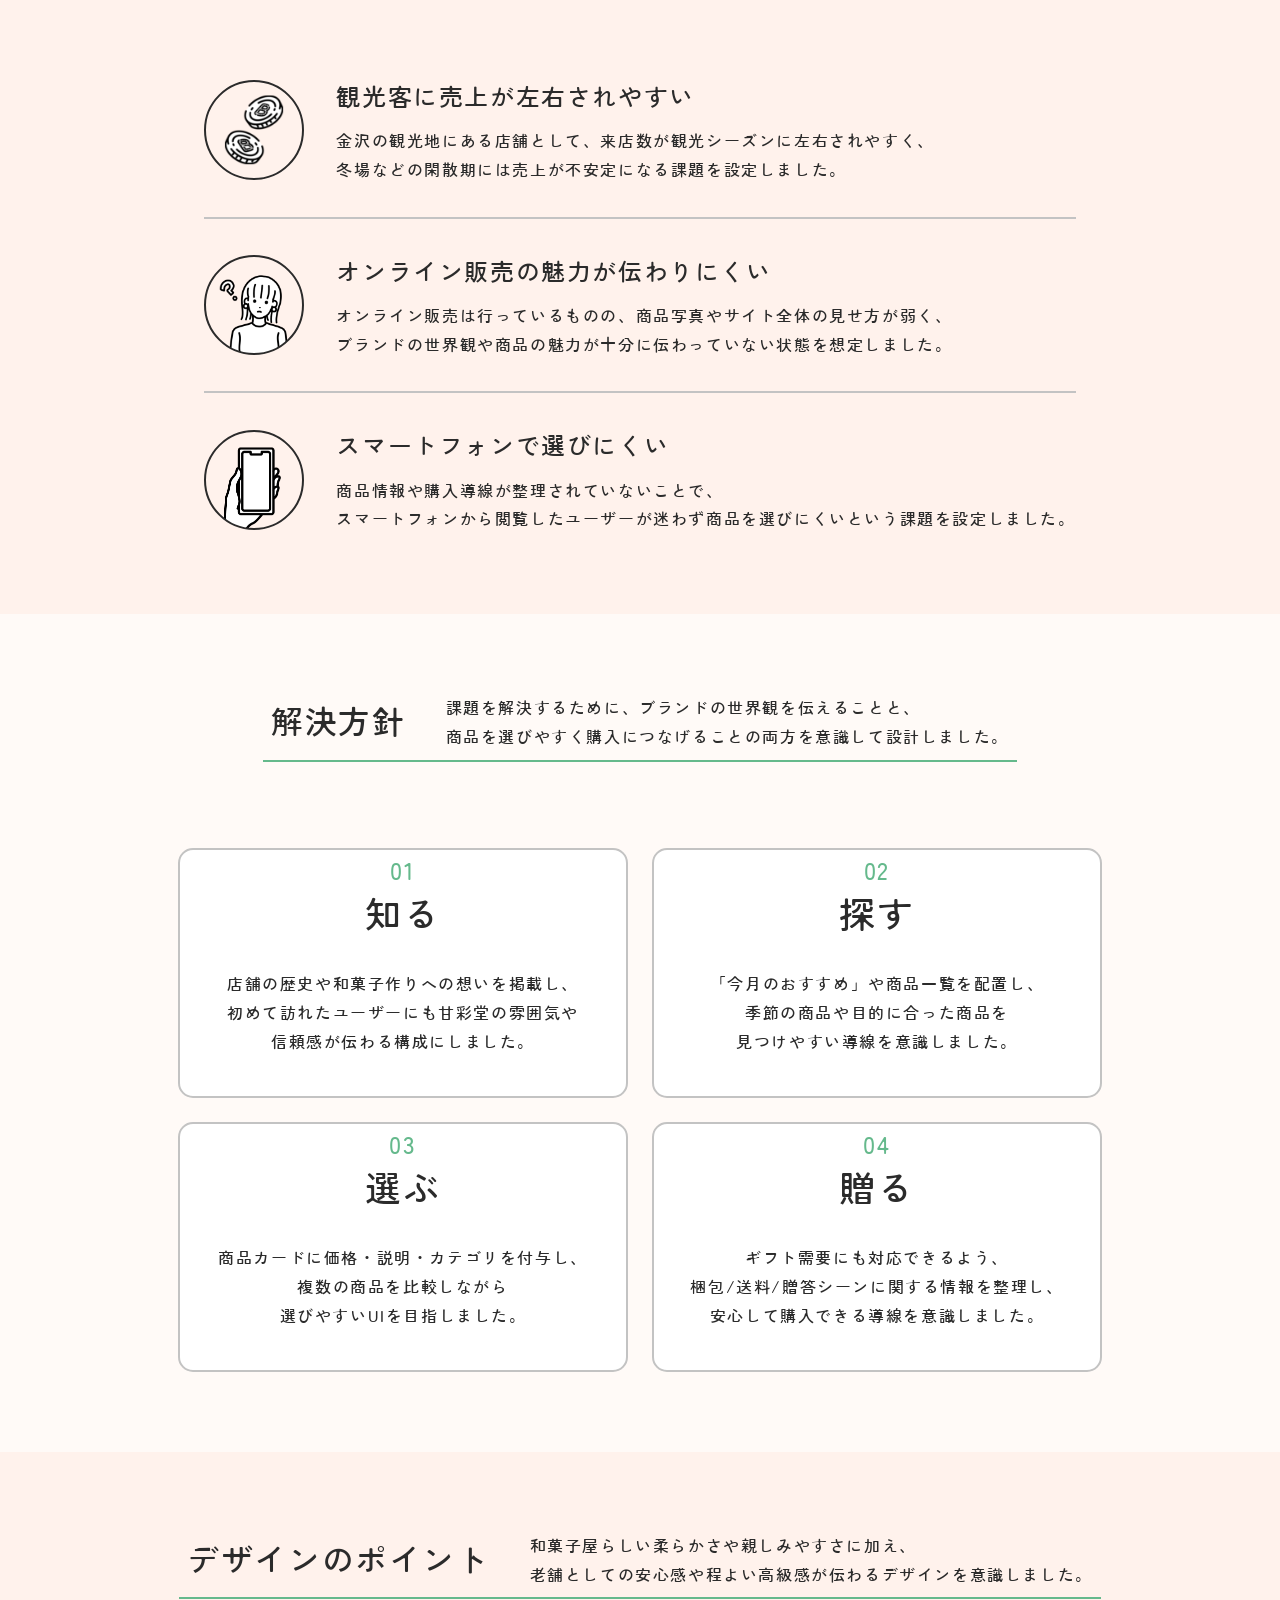
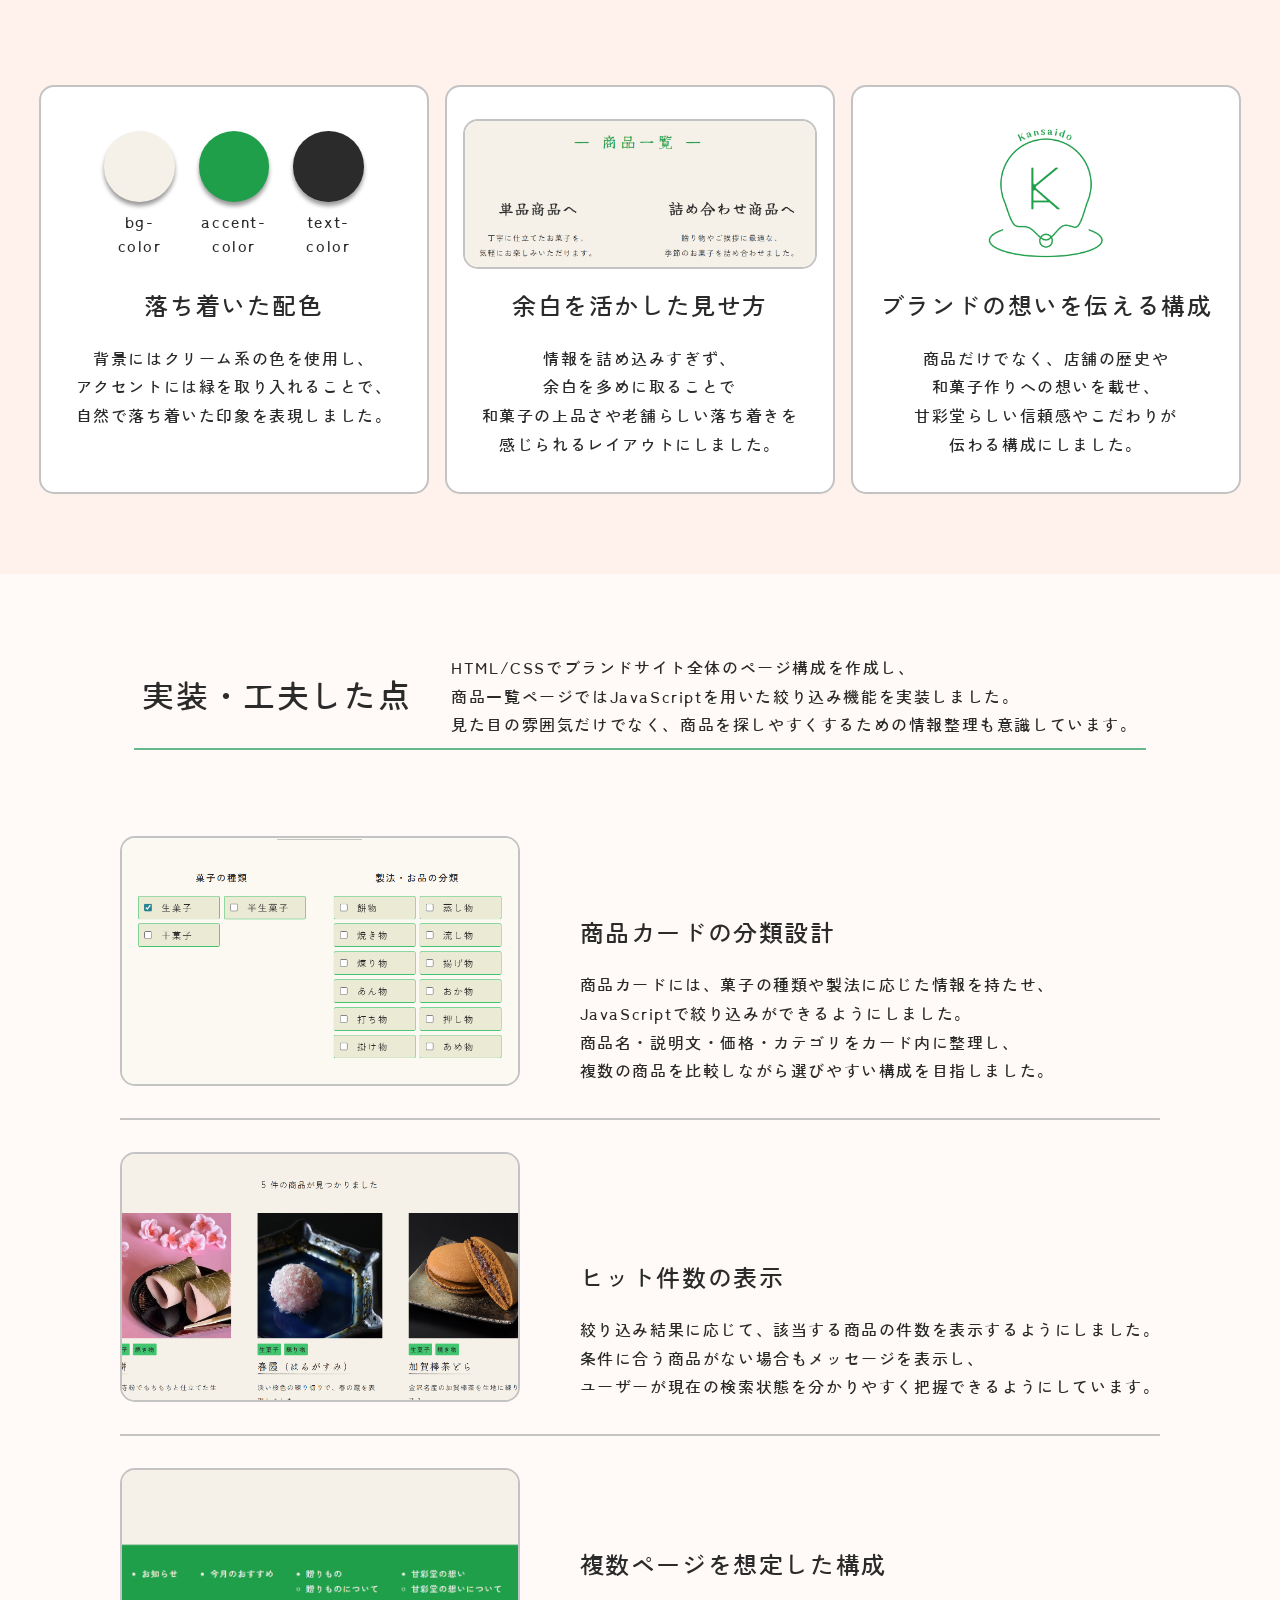
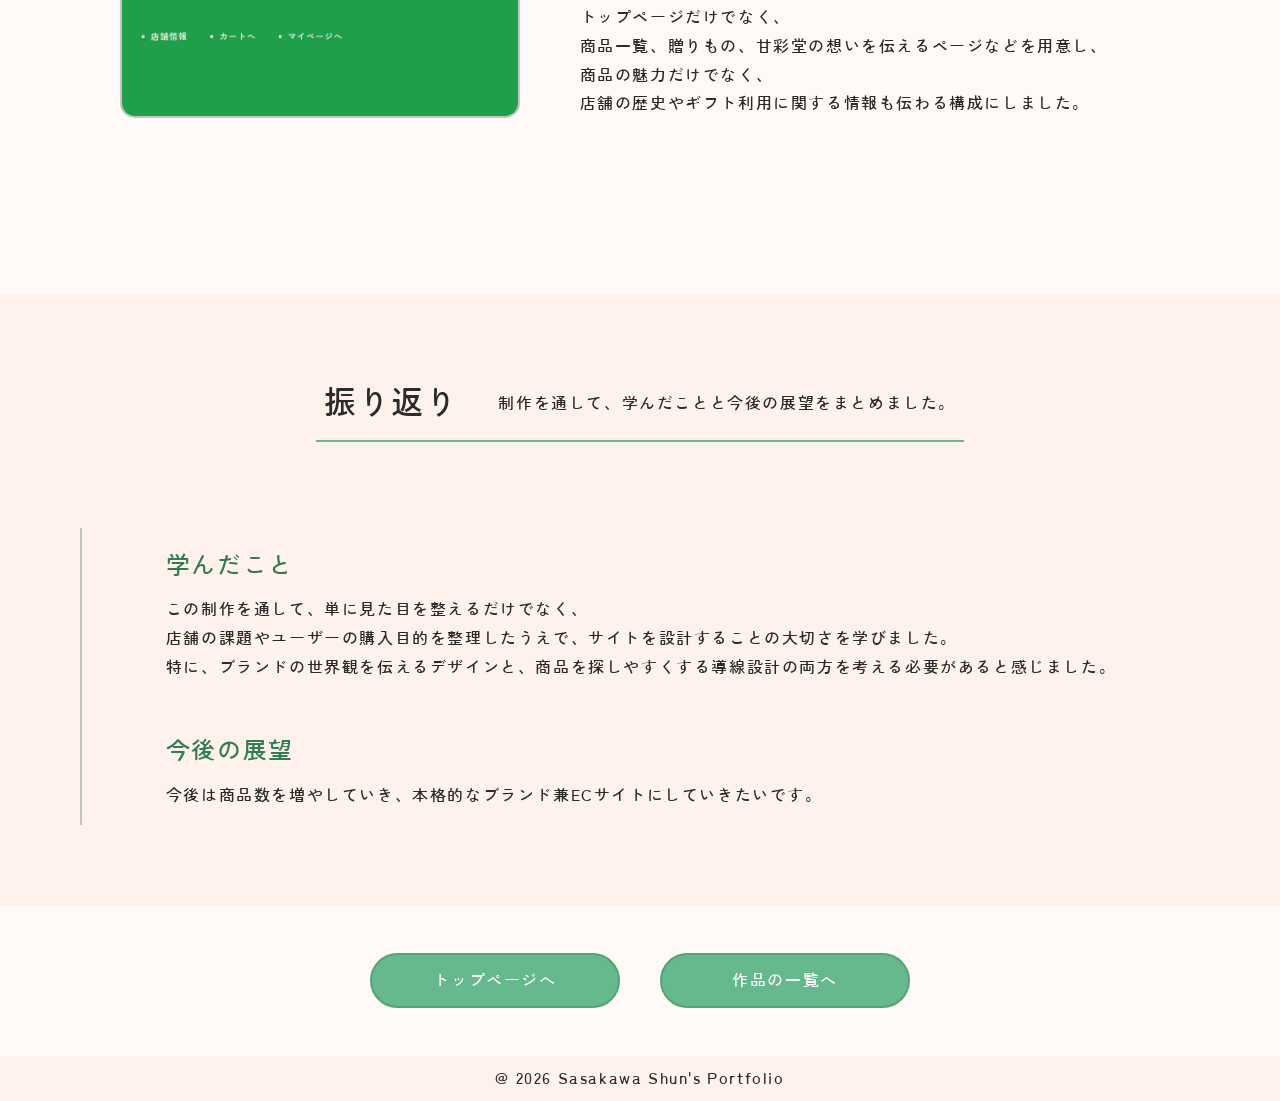
<file: work-kansaido.html>
<!DOCTYPE html>
<html lang="ja">
    <head>
        <meta charset="UTF-8">
        <meta name="viewport" content="width=device-width, initial-scale=1.0">
        <title>甘彩堂 | Sasakawa Shun's Portfolio</title>
        <link rel="stylesheet" href="css/style.css">
        <link rel="stylesheet" href="css/work-detail.css">
        <script src="js/main.js"></script>
        <meta name="description" content="架空の和菓子屋「甘彩堂」のブランドサイト兼ECサイト制作についてまとめた作品詳細ページです。課題設定、デザインの工夫、実装内容、制作を通して学んだことを掲載しています。">
    </head>
    <body>
        <header class="header"><a href="index.html"><span class="header__title">Sasakawa Shun's Portfolio</span></a></header>
        <main>
            <section class="hero background--change work-detail-hero" id="hero">
                <div class="hero__inner inner">
                    <div class="hero__body work-detail-hero__body">
                        <!-- <a class="hero__top--button" href="index.html">
                            <div class="top--button__inner">
                                <span class="top--button__text">Top</span>
                                <img src="images/Arrow 1.svg" alt="">
                            </div>
                        </a> -->
                        <div class="hero__sentence work-detail-hero__sentence">
                            <h1 class="hero__title work-detail-hero__title">甘彩堂</h1>
                            <p class="hero__text">石川県金沢市にある架空の和菓子屋を想定した、<br class="pc-br">
                                ブランドサイト兼ECサイトです。<br>
                                和菓子屋らしい落ち着きや親しみやすさを大切にしながら、<br class="pc-br">
                                商品の魅力や店舗の想いが伝わるサイトを目指して制作しました。
                            </p>
                            <div class="work-card__tags">
                                <span class="work-card__tag tag--html">HTML</span>
                                <span class="work-card__tag tag--css">CSS</span>
                                <span class="work-card__tag tag--js">JavaScript</span>
                                <span class="work-card__tag tag--figma">Figma</span>
                            </div>
                            <div class="hero__buttons work-detail-hero__buttons">
                                <a class="button button--reverse work-detail-hero__button" href="https://shun299.github.io/kansaido/" target="_blank" rel="noopener noreferrer">作品のサイトへ</a>
                                <a class="button button--reverse work-detail-hero__button" href="https://github.com/Shun299/kansaido" target="_blank" rel="noopener noreferrer">GitHubを見る</a>
                            </div>
                        </div>
                        <div class="hero__image work-detail-hero__image fade-up__hero"><img src="images/kansaidou.png" alt="甘彩堂のスクリーンショット"></div>
                    </div>
                </div>
            </section>
            <section class="work-detail work-overview">
                <div class="section-heading work-detail__section-heading">
                    <h2 class="work-detail__section-heading--title">作品概要</h2>
                    <p>作品紹介と制作情報をまとめました</p>
                </div>
                <div class="work-overview__inner">
                    <div class="work-overview__intro">
                        <h3 class="work-overview__intro-title">作品紹介</h3>
                        <p class="work-overview__intro-text">甘彩堂は、石川県金沢市にある架空の和菓子屋を想定したブランドサイト兼ECサイトです。</p>
                        <p class="work-overview__intro-text">観光客に向けた商品紹介だけでなく、地元客や贈答用の購入を検討している利用者にも魅力が伝わるよう、店舗の想い・商品情報・贈りもの提案を整理して構成しました。</p>
                        <p class="work-overview__intro-text">和菓子屋らしい落ち着きや親しみやすさを表現するため、緑や薄茶色を基調とした配色、明朝体を中心としたフォント選定、余白を活かしたレイアウトを取り入れています。</p>
                    </div>
                    <div class="work-overview__info">
                        <h3 class="work-overview__info-title">制作情報</h3>
                        <dl class="work-overview__list">
                            <div  class="work-overview__item">
                                <dt class="work-overview__term">制作期間</dt>
                                <dd class="work-overview__description">4カ月以上</dd>
                            </div>
                            <div  class="work-overview__item">
                                <dt class="work-overview__term">担当範囲</dt>
                                <dd class="work-overview__description">企画整理 / 情報設計 / ロゴ制作 / デザイン / 実装</dd>
                            </div>
                            <div  class="work-overview__item">
                                <dt class="work-overview__term">使用技術</dt>
                                <dd class="work-overview__description">HTML / CSS / JavaScript / Figma</dd>
                            </div>
                            <div  class="work-overview__item">
                                <dt class="work-overview__term">制作形態</dt>
                                <dd class="work-overview__description">個人制作</dd>
                            </div>
                            <div  class="work-overview__item">
                                <dt class="work-overview__term">対応状況</dt>
                                <dd class="work-overview__description">PC版を中心に制作 / <br>スマートフォン対応</dd>
                            </div>
                        </dl>
                    </div>
                </div>
            </section>
            <section class="work-detail background--change work-problem">
                <div class="section-heading work-detail__section-heading">
                    <h2 class="work-detail__section-heading--title">課題</h2>
                    <p>観光地に店舗を構える老舗和菓子屋として、店舗の魅力をオンラインでも伝え、<br>
                        安定した購入につなげるための課題を整理しました。
                    </p>
                </div>
                <div class="work-problem__inner">
                    <div class="work-problem__card">
                        <div class="work-problem__card--icon"><img src="images/earn.svg" alt=""></div>
                        <div class="work-problem__card--description">
                            <h3 class="work-problem__card--title">観光客に売上が左右されやすい</h3>
                            <p class="work-problem__card--text">金沢の観光地にある店舗として、来店数が観光シーズンに左右されやすく、<br class="pc-br">
                                冬場などの閑散期には売上が不安定になる課題を設定しました。
                            </p>
                        </div>
                    </div>
                    <div class="work-problem__card">
                        <div class="work-problem__card--icon"><img src="images/question.svg" alt=""></div>
                        <div class="work-problem__card--description">
                            <h3 class="work-problem__card--title">オンライン販売の魅力が伝わりにくい</h3>
                            <p class="work-problem__card--text">オンライン販売は行っているものの、商品写真やサイト全体の見せ方が弱く、<br class="pc-br">
                                ブランドの世界観や商品の魅力が十分に伝わっていない状態を想定しました。
                            </p>
                        </div>
                    </div>
                    <div class="work-problem__card">
                        <div class="work-problem__card--icon"><img src="images/smartphone.svg" alt=""></div>
                        <div class="work-problem__card--description">
                            <h3 class="work-problem__card--title">スマートフォンで選びにくい</h3>
                            <p class="work-problem__card--text">商品情報や購入導線が整理されていないことで、<br class="pc-br">
                                スマートフォンから閲覧したユーザーが迷わず商品を選びにくいという課題を設定しました。
                            </p>
                        </div>
                    </div>
                </div>
            </section>
            <section class="work-detail work-solution">
                <div class="section-heading work-detail__section-heading">
                    <h2 class="work-detail__section-heading--title">解決方針</h2>
                    <p>課題を解決するために、ブランドの世界観を伝えることと、<br class="pc-br">
                        商品を選びやすく購入につなげることの両方を意識して設計しました。
                    </p>
                </div>
                <div class="work-solution__inner">
                    <div class="work-solution__card">
                        <span class="work-solution__card--number">01</span>
                        <h3 class="work-solution__card--title">知る</h3>
                        <p>店舗の歴史や和菓子作りへの想いを掲載し、<br class="pc-br">
                            初めて訪れたユーザーにも甘彩堂の雰囲気や<br class="pc-br">
                            信頼感が伝わる構成にしました。
                        </p>
                    </div>
                    <div class="work-solution__card">
                        <span class="work-solution__card--number">02</span>
                        <h3 class="work-solution__card--title">探す</h3>
                        <p>「今月のおすすめ」や商品一覧を配置し、<br class="pc-br">
                            季節の商品や目的に合った商品を<br class="pc-br">
                            見つけやすい導線を意識しました。
                        </p>
                    </div>
                    <div class="work-solution__card">
                        <span class="work-solution__card--number">03</span>
                        <h3 class="work-solution__card--title">選ぶ</h3>
                        <p>商品カードに価格・説明・カテゴリを付与し、<br class="pc-br">
                            複数の商品を比較しながら<br class="pc-br">
                            選びやすいUIを目指しました。
                        </p>
                    </div>
                    <div class="work-solution__card">
                        <span class="work-solution__card--number">04</span>
                        <h3 class="work-solution__card--title">贈る</h3>
                        <p>ギフト需要にも対応できるよう、<br>
                            梱包/送料/贈答シーンに関する情報を整理し、<br class="pc-br">
                            安心して購入できる導線を意識しました。
                        </p>
                    </div>
                </div>
            </section>
            <section class="work-detail background--change work-design-feature">
                <div class="section-heading work-detail__section-heading">
                    <h2 class="work-detail__section-heading--title">デザインのポイント</h2>
                    <p>和菓子屋らしい柔らかさや親しみやすさに加え、<br class="pc-br">
                        老舗としての安心感や程よい高級感が伝わるデザインを意識しました。
                    </p>
                </div>
                <div class="work-design-feature__inner">
                    <div class="work-design-feature__card hover-lift">
                        <div class="work-design-feature__visual">
                            <div class="work-design-feature__color-palette">
                                <div class="work-design-feature__color-item">
                                    <span class="work-design-feature__color work-design-feature__color--kansaido-bg"></span>
                                    <span class="work-design-feature__color-name">bg-<br>color</span>
                                </div>
                                <div class="work-design-feature__color-item">
                                    <span class="work-design-feature__color work-design-feature__color--kansaido-accent"></span>
                                    <span class="work-design-feature__color-name">accent-<br>color</span>
                                </div>
                                <div class="work-design-feature__color-item">
                                    <span class="work-design-feature__color work-design-feature__color--kansaido-text"></span>
                                    <span class="work-design-feature__color-name">text-<br>color</span>
                                </div>
                            </div>
                        </div>
                        <h3 class="work-design-feature__card--title">落ち着いた配色</h3>
                        <p class="work-design-feature__card--text">背景にはクリーム系の色を使用し、<br class="pc-br">
                        アクセントには緑を取り入れることで、<br class="pc-br">
                        自然で落ち着いた印象を表現しました。
                        </p>
                    </div>
                    <div class="work-design-feature__card hover-lift">
                        <div class="work-design-feature__visual">
                            <div class="work-design-feature__card--img"><img src="images/margin-screenshot.png" alt="余白のスクリーンショット"></div>
                        </div>
                        <h3 class="work-design-feature__card--title">余白を活かした見せ方</h3>
                        <p class="work-design-feature__card--text">情報を詰め込みすぎず、<br class="pc-br">
                        余白を多めに取ることで<br class="pc-br">
                        和菓子の上品さや老舗らしい落ち着きを<br class="pc-br">
                        感じられるレイアウトにしました。
                        </p>
                    </div>
                    <div class="work-design-feature__card hover-lift">
                        <div class="work-design-feature__visual">
                            <div class="work-design-feature__card--logo"><img src="images/kansaido_icon_touka.png" alt="甘彩堂のロゴ"></div>
                        </div>
                        <h3 class="work-design-feature__card--title">ブランドの想いを伝える構成</h3>
                        <p class="work-design-feature__card--text">商品だけでなく、店舗の歴史や<br class="pc-br">
                        和菓子作りへの想いを載せ、<br class="pc-br">
                        甘彩堂らしい信頼感やこだわりが<br class="pc-br">
                        伝わる構成にしました。
                        </p>
                    </div>
                </div>
            </section>
            <section class="work-detail work-ingenuity">
                <div class="section-heading work-detail__section-heading">
                    <h2 class="work-detail__section-heading--title">実装・工夫した点</h2>
                    <p>HTML/CSSでブランドサイト全体のページ構成を作成し、<br class="pc-br">
                        商品一覧ページではJavaScriptを用いた絞り込み機能を実装しました。<br class="pc-br">
                        見た目の雰囲気だけでなく、商品を探しやすくするための情報整理も意識しています。
                    </p>
                </div>
                <div class="work-ingenuity__inner">
                    <div class="work-ingenuity__card">
                        <div class="work-ingenuity__card--img fade-up"><img src="images/filter-screenshot.png" alt="商品カードの絞り込み機能のスクリーンショット"></div>
                        <div class="work-ingenuity__card-body">
                            <h3 class="work-ingenuity__card--title">商品カードの分類設計</h3>
                            <p class="work-ingenuity__card-text">商品カードには、菓子の種類や製法に応じた情報を持たせ、<br class="pc-br">
                                JavaScriptで絞り込みができるようにしました。<br>
                                商品名・説明文・価格・カテゴリをカード内に整理し、<br class="pc-br">
                                複数の商品を比較しながら選びやすい構成を目指しました。
                            </p>
                        </div>
                    </div>
                    <div class="work-ingenuity__card">
                        <div class="work-ingenuity__card--img fade-up"><img src="images/hit-screenshot.png" alt="ヒット件数のスクリーンショット"></div>
                        <div class="work-ingenuity__card-body">
                            <h3 class="work-ingenuity__card--title">ヒット件数の表示</h3>
                            <p class="work-ingenuity__card-text">絞り込み結果に応じて、該当する商品の件数を表示するようにしました。<br>
                                条件に合う商品がない場合もメッセージを表示し、<br class="pc-br">
                                ユーザーが現在の検索状態を分かりやすく把握できるようにしています。
                            </p>
                        </div>
                    </div>
                    <div class="work-ingenuity__card">
                        <div class="work-ingenuity__card--img fade-up"><img src="images/pages-screenshot.png" alt="複数ページのスクリーンショット"></div>
                        <div class="work-ingenuity__card-body">
                            <h3 class="work-ingenuity__card--title">複数ページを想定した構成</h3>
                            <p class="work-ingenuity__card-text">トップページだけでなく、<br class="pc-br">
                                商品一覧、贈りもの、甘彩堂の想いを伝えるページなどを用意し、<br class="pc-br">
                                商品の魅力だけでなく、<br class="pc-br">
                                店舗の歴史やギフト利用に関する情報も伝わる構成にしました。
                            </p>
                        </div>
                    </div>
                </div>
            </section>
            <section class="work-detail background--change work-review">
                <div class="section-heading work-detail__section-heading">
                    <h2 class="work-detail__section-heading--title">振り返り</h2>
                    <p>制作を通して、学んだことと今後の展望をまとめました。</p>
                </div>
                <div class="work-review__inner inner">
                    <div class="work-review__learned">
                        <h3 class="work-review__title">学んだこと</h3>
                        <p class="work-review__text">この制作を通して、単に見た目を整えるだけでなく、<br class="pc-br">
                            店舗の課題やユーザーの購入目的を整理したうえで、サイトを設計することの大切さを学びました。<br class="pc-br">
                            特に、ブランドの世界観を伝えるデザインと、商品を探しやすくする導線設計の両方を考える必要があると感じました。
                        </p>
                    </div>
                    <div class="work-review__future">
                        <h3 class="work-review__title">今後の展望</h3>
                        <p class="work-review__text">今後は商品数を増やしていき、本格的なブランド兼ECサイトにしていきたいです。<br class="pc-br">
                        </p>
                    </div>
                </div>
            </section>
            <div class="work-detail__buttons">
                <a class="button work-detail__button" href="index.html">トップページへ</a>
                <a class="button work-detail__button" href="index.html#works">作品の一覧へ</a>
            </div>
        </main>
        <footer class="footer background--change">@ 2026 Sasakawa Shun's Portfolio</footer>
    </body>
</html>
</file>
<file: css/style.css>
*,
*::before,
*::after {
    margin: 0;
    padding: 0;
    box-sizing: border-box;
}

@font-face {
    font-family: "Higure Gothic M";
    src: url("../fonts/HigureGothic-Medium.ttf") format("truetype");
}

:root {
    --color--bg: #FFFAF7;
    --color--bg-change: #FFF2EC;
    --color--text: #2B2B2B;
    --color--button: #65B98C;
    --color--button-text: #fff;
    --color--tag-html: #8565B9;
    --color--tag-css: #B99A65;
    --color--tag-js: #B96565;
    --color--tag-figma: #65AAB9;

    --font-main: "Higure Gothic M", sans-serif;

    --shadow-card: 0 0 4px 0 rgba(0, 0, 0, 0.5);
}

body {
    font-family: var(--font-main);
    color: var(--color--text);
    background-color: var(--color--bg);
    line-height: 1.8;
    letter-spacing: 0.1em;
    margin: 0;
}

h1,
h2,
h3,
h4,
h5,
h6 {
    font-size: inherit;
    font-weight: inherit;
}

img {
    max-width: 100%;
    height: auto;
    display: block;
}

a {
    color: inherit;
    text-decoration: none;
}

ul {
    list-style: none;
}

.header__title {
    font-size: 2rem;
    margin-left: 2rem;
}

.background--change {
    background-color: var(--color--bg-change);
}

section {
    padding: 5rem 0;
}

.hero {
    padding: 7rem 5rem;
}

.hero__inner {
    display: grid;
    gap: 5rem;
}

.inner {
    width: min(100% - 48px, 1120px);
    margin: 0 auto;
}

.hero__body {
    display: grid;
    gap: 3rem;
    grid-template-columns: minmax(0, 1fr) minmax(0, 440px);
    position: relative;
    align-items: center;
}

.hero__greeting {
    position: absolute;
    top: -55px;
    left: -50px;
}

.hero__title {
    font-size: 2.5rem;
    margin-bottom: 1.5rem;
}

.hero__text {
    line-height: 2;
}

.hero__image {
    position: relative;
    width: 440px;
    max-width: 100%;
    z-index: 1;
}

.top-hero__image::after {
    content: "";
    position: absolute;
    width: 400px;
    height: 350px;
    background-image: url(../images/pattern_hero.svg);
    background-repeat: no-repeat;
    background-size: contain;
    background-position: center;
    z-index: -1;
    top: -24px;
    right: -15px;
}

.hero__buttons {
    display: flex;
    justify-content: center;
    gap: 3rem;
}

.button {
    background-color: var(--color--button);
    color: var(--color--button-text);
    display: inline-grid;
    place-items: center;
    min-width: 200px;
    min-height: 55px;
    border-radius: 500px;
    text-align: center;
    transition: transform 0.3s ease, box-shadow 0.3s ease;
    border: solid 2px #52A377;
}

.button:hover {
    transform: translateY(-3px);
    box-shadow: 0 8px 16px rgba(0, 0, 0, 0.2);
}

.button--reverse {
    background-color: var(--color--button-text);
    color: var(--color--text);
    border: solid 2px var(--color--button);
}

.section-heading {
    display: grid;
    justify-items: center;
}

.section-heading__label,
.work-card__tag {
    display: inline-grid;
    place-items: center;
    text-align: center;
    min-width: fit-content;
    color: var(--color--button);
    background-color: var(--color--button-text);
    padding: .1rem 1.2rem;
    border-radius: 10px;
    box-shadow: var(--shadow-card);
}

.section-heading__title {
    display: inline-block;
    font-size: 2rem;
    position: relative;
}

.section-heading__title::after {
    content: "";
    position: absolute;
    height: 2px;
    width: 100%;
    background-color: var(--color--button);
    bottom: -2px;
    left: 0;
}

.works {
    display: grid;
    place-items: center;
}

.works__list {
    display: grid;
    width: 100%;
    grid-template-columns: repeat(3, minmax(0, 400px));
    justify-content: center;
    gap: 1rem;
    margin: 4rem 0;
    padding: 0 1rem;
}

.work-card {
    width: 100%;
    max-width: 400px;
    padding: 1rem;
    background-color: var(--color--button-text);
    border-radius: 15px;
    border: 2px solid #C3C3C3;
    transition: transform 0.3s ease, box-shadow 0.3s ease;
}

.hover-lift:hover {
    transform: translateY(-4px);
    box-shadow: 0 8px 16px rgba(0, 0, 0, 0.2);
}

.work-card__image {
    border-radius: 15px;
    overflow: hidden;
}

.work-card__image img {
    width: 100%;
}

.work-card__body {
    display: grid;
    gap: 1rem;
    height: 100%;
    grid-template-rows: auto auto auto 1fr auto;
}

.work-card__tags {
    display: flex;
    flex-wrap: wrap;
    font-size: 13px;
    gap: .5rem;
}

.tag--html {
    color: var(--color--tag-html);
}

.tag--css {
    color: var(--color--tag-css);
}

.tag--js {
    color: var(--color--tag-js);
}

.tag--figma {
    color: var(--color--tag-figma);
}

.work-card__title {
    font-size: 1.5rem;
    position: relative;
    display: inline-block;
}

.work-card__title::after {
    content: "";
    position: absolute;
    height: 2px;
    width: 100%;
    background-color: var(--color--button);
    bottom: -2px;
    left: 0;
}

.work-card__buttons {
    display: flex;
    flex-wrap: wrap;
    gap: 1rem;
    margin-top: 1.5rem;
    justify-content: space-evenly;
    align-self: end;
}

.work-card__button {
    min-width: 170px;
}

.profile__card {
    display: grid;
    gap: 3rem;
    align-items: center;
    grid-template-columns: 200px 1fr;
    background-color: var(--color--button-text);
    border-radius: 15px;
    border: 2px solid #C3C3C3;
    margin: 4rem;
    padding: 3rem 2rem;
}

.profile__name {
    font-size: 2rem;
}

.profile__meta {
    margin-bottom: 3rem;
}

.skills__list {
    display: grid;
    grid-template-columns: repeat(3, minmax(0, 200px));
    place-content: center;
    gap: 2rem;
    padding: 5rem;
}

.skills__item {
    display: flex;
    gap: 1rem;
    padding: .5rem 1rem;
    height: fit-content;
    max-width: 200px;
    border: solid 2px #C3C3C3;
    border-radius: 15px;
    background-color: var(--color--button-text);
    align-items: center;
}

.skills__icon {
    height: 32px;
}

.contact__list {
    display: grid;
    grid-template-columns: 1fr 1fr;
    justify-content: center;
    margin: 5rem 0;
    padding: 0 5rem;
    gap: 3rem;
}

.contact__item {
    display: grid;
    grid-template-columns: 70px 1fr;
    align-items: center;
    gap: 2rem;
    padding: 1rem 2rem;
    max-width: fit-content;
    background-color: var(--color--bg);
    border: solid 2px var(--color--button);
    border-radius: 15px;
}

.contact__icon {
    height: 70px;
}

.contact__title {
    font-size: 1.5rem;
}

.contact__link {
    border-bottom: 1.5px solid var(--color--text);
}

.footer {
    text-align: center;
    padding: .5rem 0;
}

.fade-up,
.fade-up__card,
.fade-up__hero {
    opacity: 0;
    transform: translateY(30px);
    transition: transform .8s, opacity .8s;
}

.fade-up.active,
.fade-up__card.active,
.fade-up__hero.active {
    opacity: 1;
    transform: translateY(0);
}

.fade-up__card:nth-child(1) {
    transition-delay: 0s;
}

.fade-up__card:nth-child(2) {
    transition-delay: 0.1s;
}

.fade-up__card:nth-child(3) {
    transition-delay: 0.2s;
}

.fade-up__card:nth-child(4) {
    transition-delay: 0.3s;
}

@media (max-width: 960px) {
    .header__title {
        display: inline-block;
        font-size: 1.5rem;
        margin-left: 1.5rem;
        margin-right: 1.5rem;
    }

    section {
        padding: 4rem 0;
    }

    .hero {
        padding: 5rem 2rem;
    }

    .hero__inner {
        gap: 3rem;
    }

    .hero__body {
        grid-template-columns: minmax(0, 1fr);
        justify-items: center;
        text-align: center;
    }

    .hero__sentence,
    .profile__body,
    .contact__body {
        min-width: 0;
    }

    .hero__greeting {
        left: 0;
        width: min(180px, 45vw);
    }

    .hero__title {
        font-size: clamp(2rem, 5vw, 2.5rem);
    }

    .hero__image {
        width: min(440px, 100%);
    }

    .top-hero__image::after {
        width: min(400px, 92vw);
        height: min(350px, 72vw);
        right: 0;
    }

    .hero__buttons {
        flex-wrap: wrap;
        gap: 1rem 1.5rem;
    }

    .button {
        min-width: min(200px, 100%);
        padding: 0.5rem 1.5rem;
    }

    .works__list {
        grid-template-columns: repeat(2, minmax(0, 400px));
        width: 100%;
        max-width: 860px;
        gap: 1.5rem;
    }

    .work-card {
        max-width: none;
    }

    .work-card__buttons {
        flex-wrap: wrap;
        gap: 1rem;
        justify-content: center;
    }

    .profile__card {
        grid-template-columns: minmax(120px, 180px) minmax(0, 1fr);
        margin: 4rem 2rem;
    }

    .skills__list {
        grid-template-columns: repeat(2, minmax(0, 220px));
        padding: 4rem 2rem;
    }

    .skills__item {
        width: 100%;
        max-width: none;
    }

    .contact__list {
        grid-template-columns: minmax(0, 1fr);
        padding: 0 2rem;
    }
}

@media (max-width: 640px) {
    body {
        line-height: 1.7;
        letter-spacing: 0.06em;
    }

    .header__title {
        font-size: 1.1rem;
        margin: 0.75rem 1rem;
    }

    section {
        padding: 3rem 0;
    }

    .section-heading__title {
        font-size: 1.6rem;
    }

    .hero {
        padding: 4rem 1rem;
    }

    .hero__inner {
        gap: 2.5rem;
    }

    .hero__body {
        gap: 2rem;
    }

    .hero__greeting {
        position: static;
        width: min(160px, 55vw);
        margin: 0 auto 1rem;
    }

    .hero__title {
        font-size: clamp(1.6rem, 8vw, 2rem);
        line-height: 1.5;
    }

    .hero__text {
        font-size: 0.95rem;
        line-height: 1.9;
        text-align: left;
    }

    .hero__image {
        width: min(360px, 100%);
    }

    .top-hero__image::after {
        width: 100%;
        height: 100%;
        top: -5%;
        right: 0;
    }

    .hero__buttons,
    .work-card__buttons {
        flex-direction: column;
        align-items: stretch;
    }

    .button,
    .work-card__button {
        width: 100%;
        min-width: 0;
        min-height: 50px;
    }

    .works__list {
        grid-template-columns: minmax(0, 1fr);
        margin: 3rem 0;
        padding: 0 1rem;
    }

    .work-card__tags {
        flex-wrap: wrap;
    }

    .profile__card {
        grid-template-columns: minmax(0, 1fr);
        justify-items: center;
        text-align: left;
        gap: 2rem;
        margin: 3rem 1rem;
        padding: 2rem 1rem;
    }

    .profile__icon {
        width: min(180px, 55vw);
    }

    .profile__name,
    .profile__meta {
        text-align: center;
    }

    .profile__name {
        font-size: 1.6rem;
    }

    .profile__meta {
        margin-bottom: 2rem;
    }

    .skills__list {
        grid-template-columns: minmax(0, 1fr);
        gap: 1rem;
        padding: 3rem 1rem;
    }

    .skills__item {
        justify-content: center;
        min-height: 58px;
    }

    .contact__list {
        margin: 3rem 0;
        padding: 0 1rem;
        gap: 1.5rem;
    }

    .contact__item {
        grid-template-columns: minmax(0, 1fr);
        justify-items: center;
        gap: 1rem;
        padding: 1.5rem 1rem;
        text-align: center;
    }

    .contact__icon {
        height: 56px;
    }

    .contact__title {
        font-size: 1.25rem;
    }

    .contact__link {
        overflow-wrap: anywhere;
    }

    .footer {
        padding: 1rem;
        font-size: 0.85rem;
    }
}
</file>
<file: css/work-detail.css>
.work-detail-hero {
    padding: 5rem 2.5rem;
}

.work-detail-hero__body {
    grid-template-columns: 1fr 600px;
}

/* .hero__top--button {
    position: absolute;
    top: -70px;
    left: 0;
}

.top--button__inner {
    position: relative;
}

.top--button__text {
    position: absolute;
    top: 0;
    right: 0;
} */

.work-detail-hero__image {
    width: 600px;
    overflow: hidden;
    border-radius: 25px;
    border: 2px solid var(--color--text);
}

.work-detail-hero__image img {
    width: 100%;
    height: 100%;
    object-fit: cover;
}

.work-detail-hero__sentence {
    display: grid;
    gap: 2rem;
}

.work-detail-hero__title {
    margin: 0;
}

.work-detail-hero__buttons {
    margin-top: 2rem;
    gap: 2rem;
}

.work-detail-hero__button,
.work-detail__button {
    min-width: 250px;
    min-height: 55px;
}

/* 作品概要セクション */

.work-overview__inner {
    display: grid;
    grid-template-columns: 600px auto;
    align-items: center;
    justify-content: center;
    gap: 5rem;
    margin-top: 5rem;
    padding: 0  5rem 5rem;
}

.work-overview__intro {
    display: grid;
    gap: 2rem;
    height: fit-content;
    padding: 2rem;
    background-color: var(--color--button-text);
    border-radius: 15px;
    border: 2px solid #C3C3C3;
}

.work-overview__intro-title {
    text-align: center;
}

.work-overview__info {
    display: grid;
    height: fit-content;
}

.work-overview__intro-title,
.work-overview__info-title,
.work-review__review-title {
    font-size: 1.5rem;
}

.work-overview__list {
    display: grid;
    gap: 1rem;
}

.work-overview__item {
    display: grid;
    grid-template-columns: 120px 1fr;
}

.work-overview__item:not(:last-child) {
    border-bottom: 2px solid #C3C3C3;
    padding-bottom: 1rem;
}

.work-overview__info-title {
    text-align: center;
    margin-bottom: 2rem;
}


/* 課題セクション */
.work-detail__section-heading {
    position: relative;
    width: fit-content;
    grid-template-columns: auto 1fr;
    align-items: center;
    margin: 0 auto;
    gap: 2.5rem;
}

.work-detail__section-heading::after {
    content: "";
    position: absolute;
    height: 2px;
    width: calc(100% + 16px);
    background-color: var(--color--button);
    bottom: -10px;
    left: -8px;
}

.work-detail__section-heading--title {
    font-size: 2rem;
}

.work-problem__inner {
    display: grid;
    margin: 6rem 6rem 0;
    gap: 2rem;
    place-content: center;
}

.work-problem__card {
    display: grid;
    grid-template-columns: 100px 1fr;
    gap: 2rem;
    align-items: center;
}

.work-problem__card:not(:last-child) {
    border-bottom: 2px solid #C3C3C3;
    padding-bottom: 2rem;
}

.work-problem__card--description {
    display: grid;
    gap: .5rem;
}

.work-problem__card--title {
    font-size: 1.5rem;
}

/* 解決方針セクション */

.work-solution__inner {
    display: grid;
    grid-template-columns: repeat(2, minmax(0, 450px));
    gap: 1.5rem;
    place-content: center;
    margin-top: 6rem;
}

.work-solution__inner--3col {
    grid-template-columns: repeat(3, minmax(0, 350px));
}

.work-solution__card {
    display: grid;
    position: relative;
    background-color: var(--color--button-text);
    gap: 1rem;
    padding: 2rem;
    min-height: 250px;
    text-align: center;
    border-radius: 15px;
    border: 2px solid #C3C3C3;
}

.work-solution__card--number {
    position: absolute;
    top: 0;
    left: 50%;
    transform: translateX(-50%);
    font-size: 1.5rem;
    color: var(--color--button);
}

.work-solution__card--title {
    font-size: 2.25rem;
}

.work-solution__card--long-title {
    font-size: 1.5rem;
}

/* デザインのポイントセクション */

.work-design-feature__inner {
    display: grid;
    grid-template-columns: repeat(3, minmax(0, 390px));
    justify-content: center;
    gap: 1rem;
    margin-top: 6rem;
    width: 100%;
}

.work-design-feature__inner--2col {
    grid-template-columns: repeat(2, minmax(0, 390px));
    gap: 2rem;
}

.work-design-feature__card {
    display: grid;
    grid-template-rows: 150px auto 1fr;
    min-height: 400px;
    gap: 1rem;
    padding: 2rem 1rem;
    justify-items: center;
    background-color: var(--color--button-text);
    text-align: center;
    border-radius: 15px;
    border: 2px solid #C3C3C3;
    transition: transform 0.3s ease, box-shadow 0.3s ease;
}

.work-design-feature__visual {
    display: grid;
    place-items: center;
    height: 150px;
    width: 100%;
}

.work-design-feature__color-palette {
    display: grid;
    grid-template-columns: repeat(3, 4.4rem);
    gap: 1.5rem;
}

.work-design-feature__color-palette--4col {
    grid-template-columns: repeat(4, 4.4rem);
    gap: 1rem;
}

.work-design-feature__color-item {
    display: grid;
    justify-items: center;
    gap: .5rem;
}

.work-design-feature__color {
    display: block;
    width: 4.4rem;
    aspect-ratio: 1;
    border-radius: 50%;
    box-shadow: 0 4px 4px rgba(0, 0, 0, 0.4);
}

/* 甘彩堂の色パレッド */
.work-design-feature__color--kansaido-bg {
    background-color: #F5F1E8;
}

.work-design-feature__color--kansaido-accent {
    background-color: #209F4B;
}

.work-design-feature__color--kansaido-text {
    background-color: #2B2B2B;
}

/* ふくナビの色パレッド */
.work-design-feature__color--hukunavi-bg {
    background-color: #FFF5E7;
}

.work-design-feature__color--hukunavi-accent {
    background-color: #FF9500;
}

.work-design-feature__color--hukunavi-text {
    background-color: #333333;
}

/* 星君の色パレッド */
.work-design-feature__color--hosikimi-bg {
    background-color: #05050A;
}

.work-design-feature__color--hosikimi-accent {
    background-color: #4B4B7A;
}

.work-design-feature__color--hosikimi-accent2 {
    background-color: #FFF9C4;
}

.work-design-feature__color--hosikimi-text {
    background-color: #DBDBDB;
}

.work-design-feature__color-name {
    line-height: 1.5;
}

.work-design-feature__card--img {
    width: 100%;
    height: 100%;
    overflow: hidden;
    border-radius: 15px;
    border: 2px solid #C3C3C3;
}

.work-design-feature__card--img img {
    width: 100%;
    height: 100%;
    object-fit: cover;
}

.work-design-feature__card--logo {
    width: 140px;
    aspect-ratio: 1;
}

.work-design-feature__card--title {
    font-size: 1.5rem;
}

/* 実装・工夫した点セクション */

.work-ingenuity__inner {
    display: grid;
    justify-content: center;
    margin: 6rem;
    gap: 2rem;
}

.work-ingenuity__card {
    display: grid;
    grid-template-columns: 400px 1fr;
    gap: 3.75rem;
}

.work-ingenuity__card--img {
    width: 400px;
    height: 250px;
    overflow: hidden;
    border-radius: 15px;
    border: 2px solid #C3C3C3;
}

.work-ingenuity__card--img img {
    width: 100%;
    height: 100%;
    object-fit: cover;
}

.work-ingenuity__card-body {
    display: grid;
    grid-template-rows: 1fr auto;
    gap: 1rem;
    align-items: end;
}

.work-ingenuity__card--title {
    font-size: 24px;
}

.work-ingenuity__card:not(:last-child) {
    border-bottom: 2px solid #C3C3C3;
    padding-bottom: 2rem;
}

/* 振り返りセクション */

.work-review__inner {
    display: grid;
    justify-content: center;
    gap: 3rem;
    margin-top: 6rem;
    padding: 1rem 1rem;
    border-left: 2px solid #C3C3C3;
}

.work-review__title {
    font-size: 1.5rem;
    color: #307D54;
    margin-bottom: .5rem;
}

.work-detail__buttons {
    display: flex;
    justify-content: center;
    padding: 3rem;
    gap: 2.5rem;
}

@media (max-width: 960px) {
    .work-detail-hero__body,
    .work-overview__inner {
        grid-template-columns: 1fr;
    }

    .work-detail-hero__image {
        width: 100%;
    }

    .work-overview__info {
        width: auto;
    }
}

@media (max-width: 640px) {
    .pc-br {
        display: none;
    }

    .work-detail__section-heading {
        grid-template-columns: minmax(0,1fr);
        margin: 0 2rem;
    }

    .work-overview__inner {
        grid-template-columns: 1fr;
        padding: 0 2rem;
    }

    .work-overview__info {
        gap: 1rem;
        padding: 2rem 1rem;
    }

    .work-overview__item {
        grid-template-columns: 1fr;
        gap: .5rem;
    }

    .work-overview__description {
        margin-left: 1rem;
    }

    .work-problem__inner {
        margin: 6rem 3rem 0;
    }

    .work-problem__card {
        grid-template-columns: 1fr;
        text-align: center;
    }

    .work-problem__card--icon {
        margin: 0 auto;
    }

    .work-problem__card--text {
        text-align: start;
    }

    .work-solution__inner {
        grid-template-columns: minmax(0, 450px);
        padding: 0 2rem;
    }

    .work-solution__card {
        padding: 2rem 1rem;
    }

    .work-design-feature__inner {
        grid-template-columns: minmax(0, 390px);
        padding: 0 2rem;
    }
    
    .work-design-feature__card {
        grid-template-rows: auto auto 1fr;
        height: fit-content;
    }

    .work-design-feature__visual {
        height: auto;
        min-height: 150px;
    }

    .work-design-feature__color-palette--4col {
        grid-template-columns: repeat(2, 4.4rem);
        justify-content: center;
    }

    .work-design-feature__color-item {
        gap: 1rem;
    }

    .work-ingenuity__inner {
        margin: 6rem 0 0;
        padding: 0 2rem;
    }
    
    .work-ingenuity__card {
        grid-template-columns: 1fr;
        gap: 2rem;
    }

    .work-ingenuity__card--img {
        max-width: 300px;
        width: 100%;
    }
    
    .work-review__inner {
        padding: 1rem 2rem;
        margin: 6rem 2rem;
    }

    .work-detail__buttons {
        flex-direction: column;
        align-items: center;
        gap: 2rem;
    }
}
</file>
